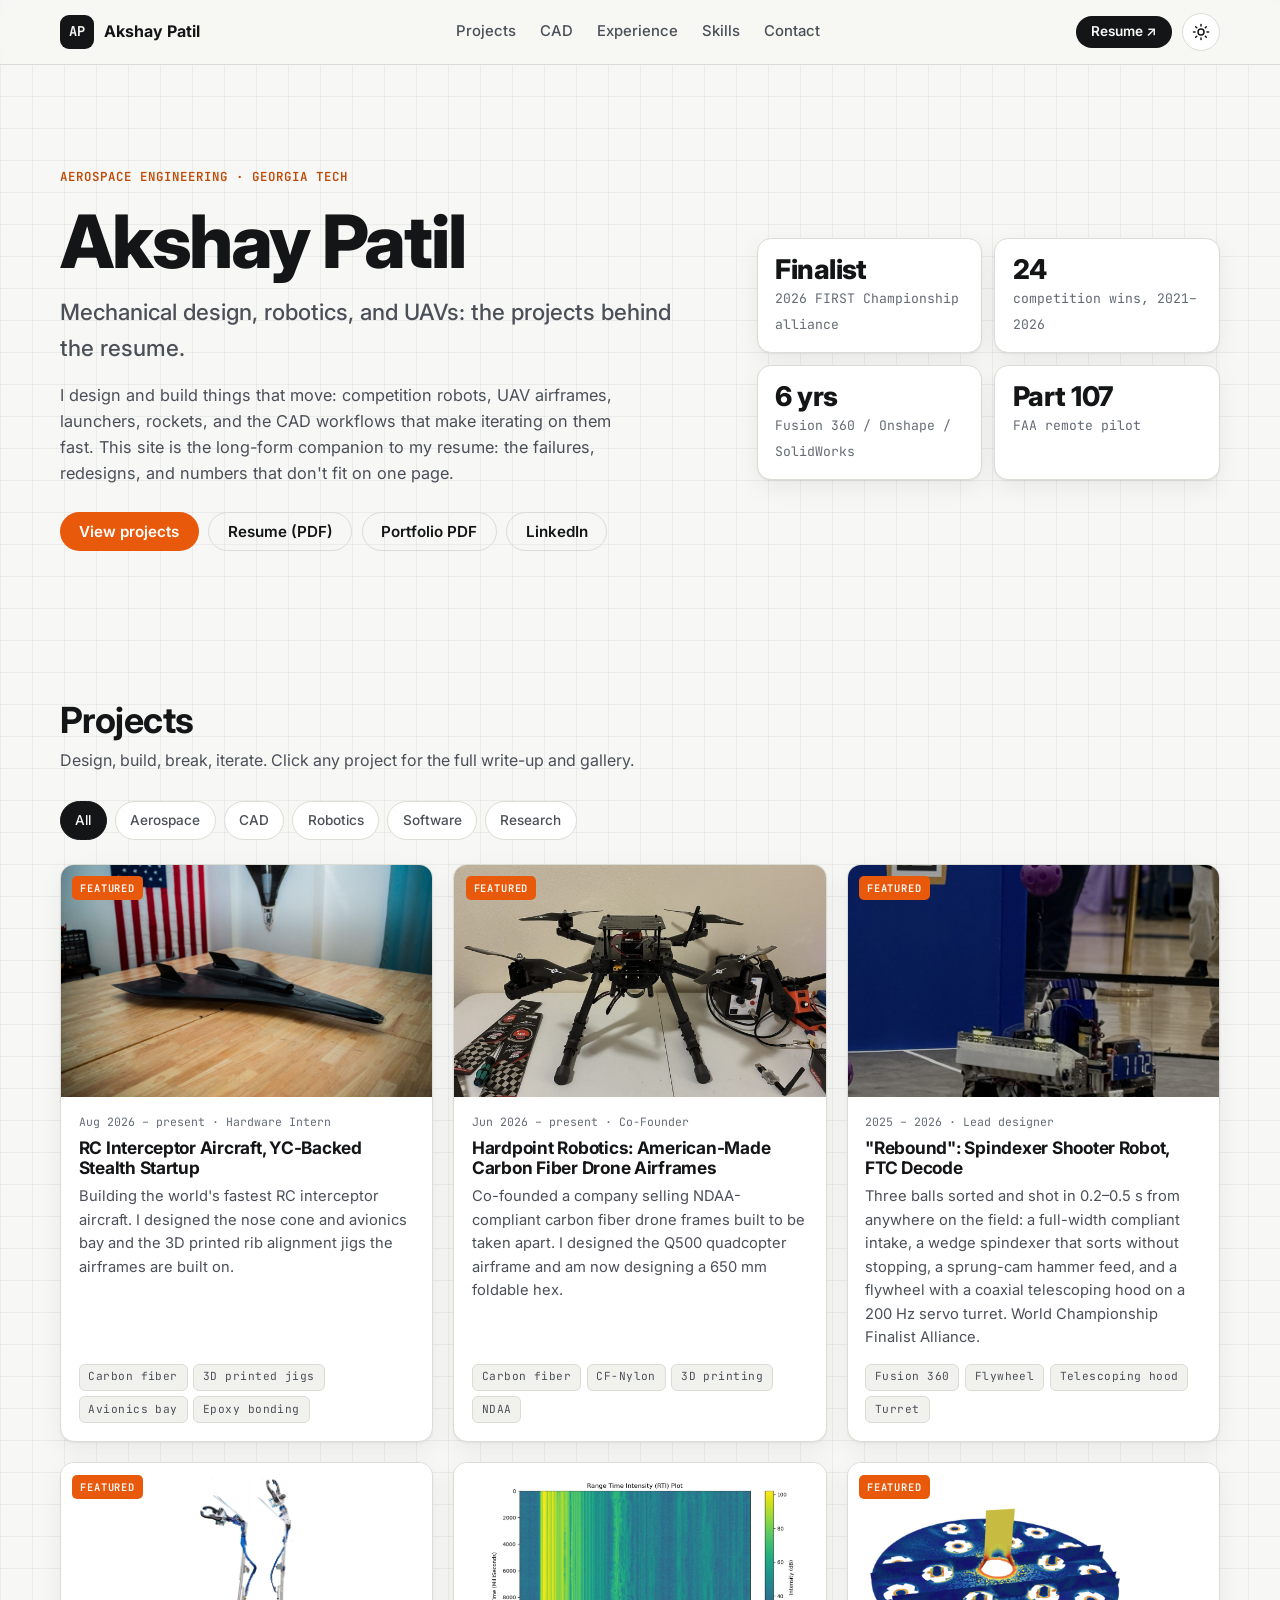
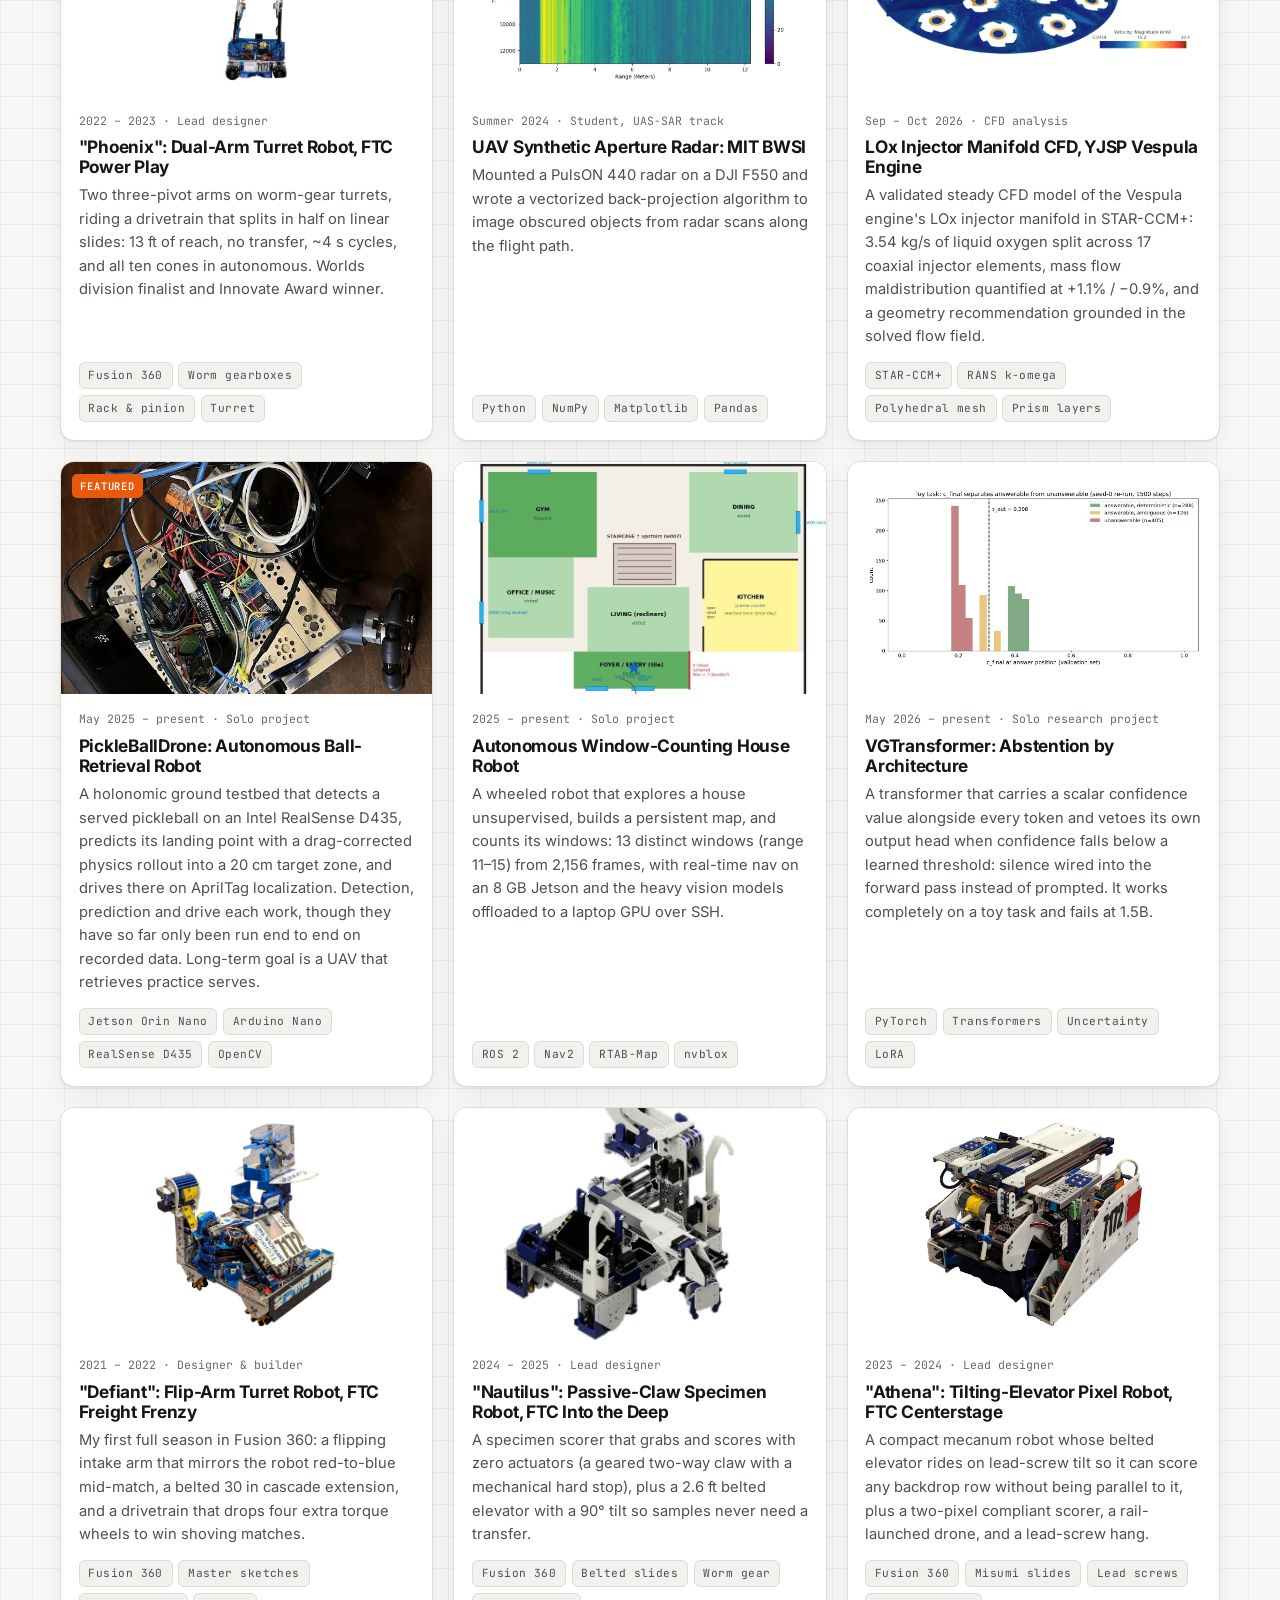
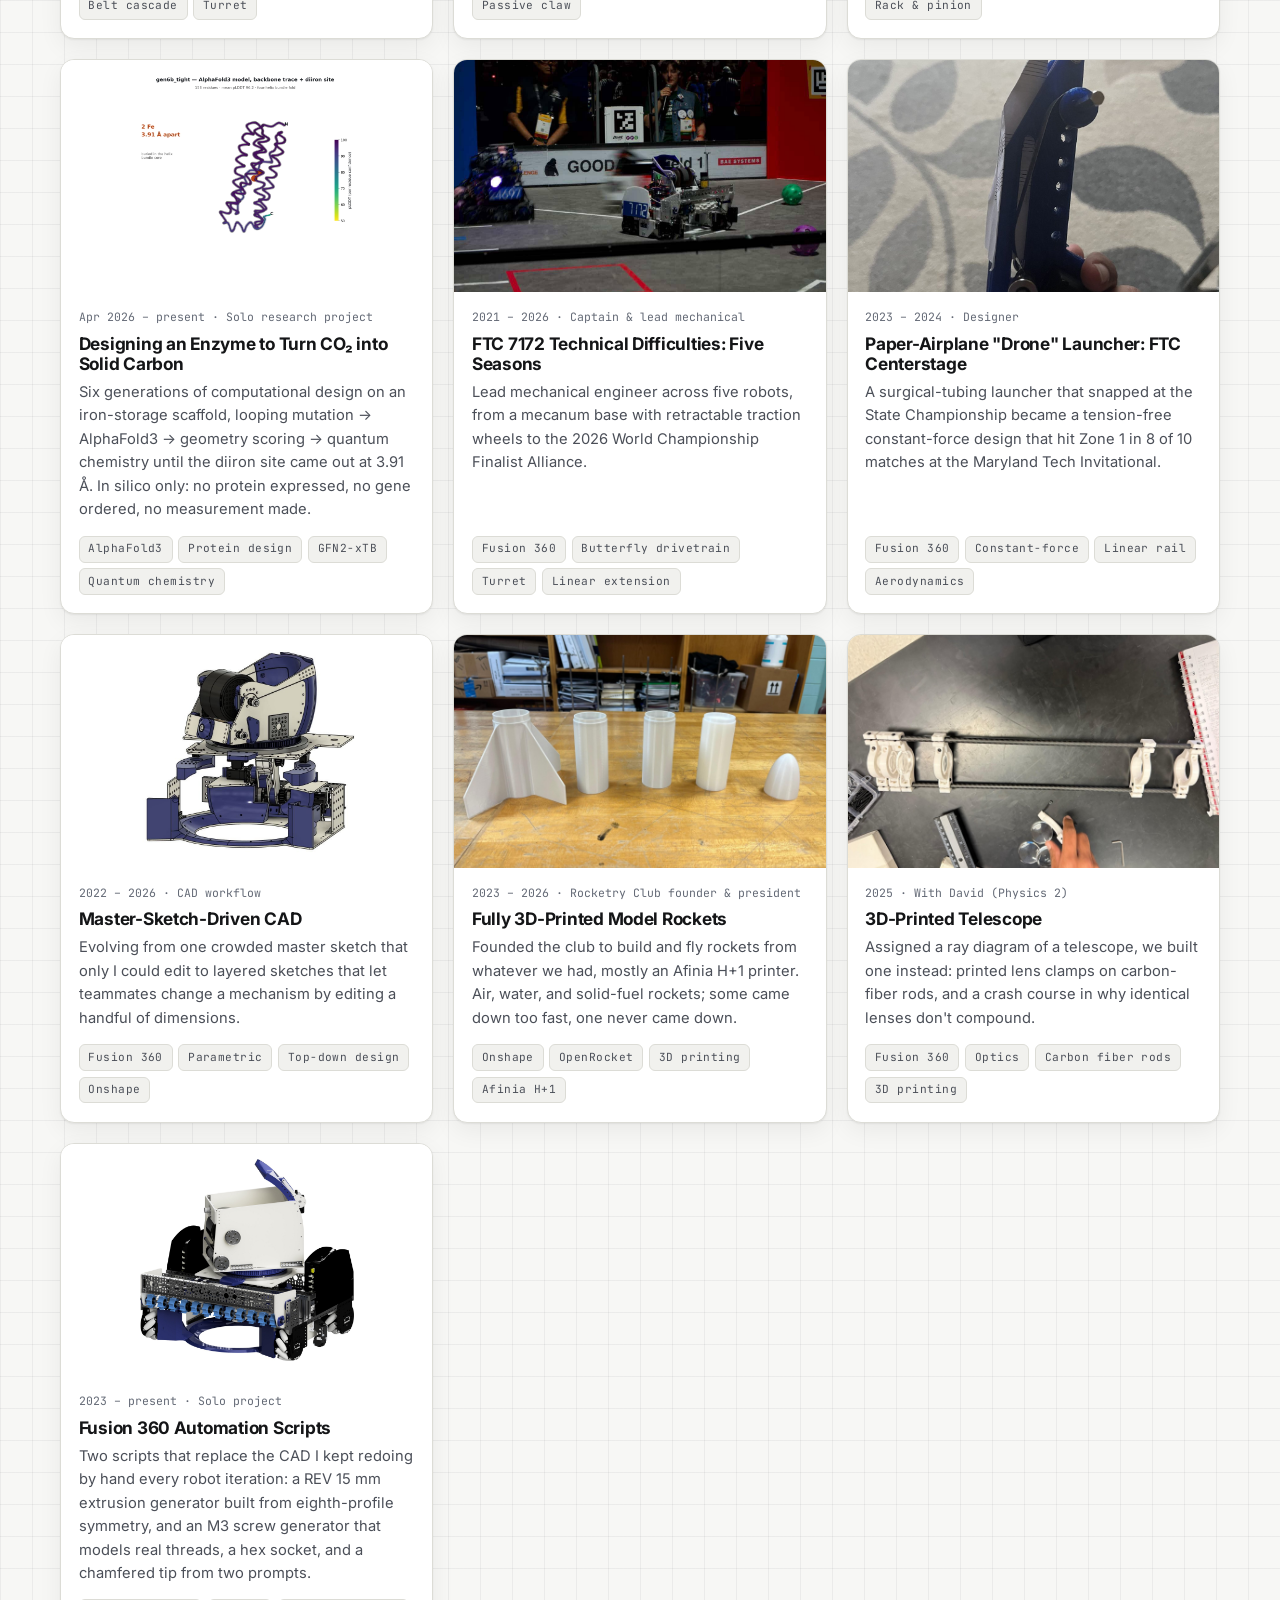
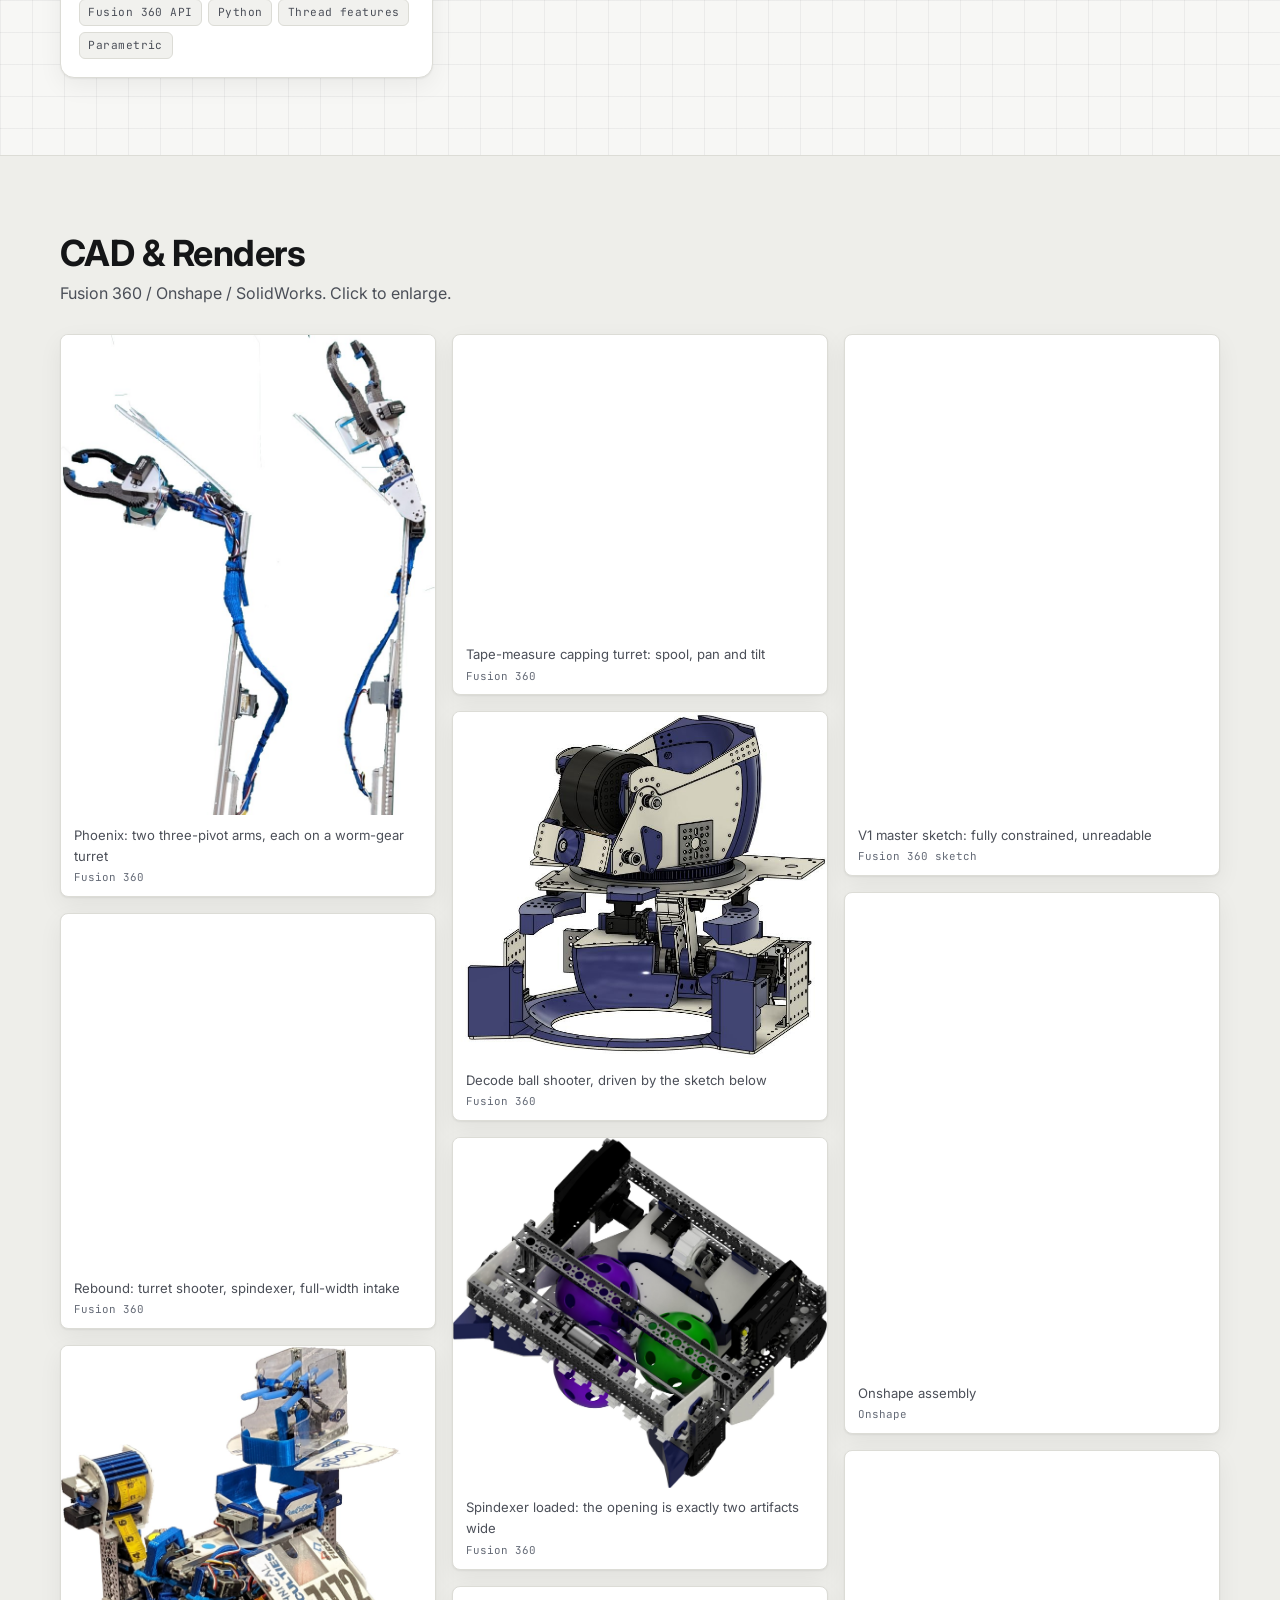
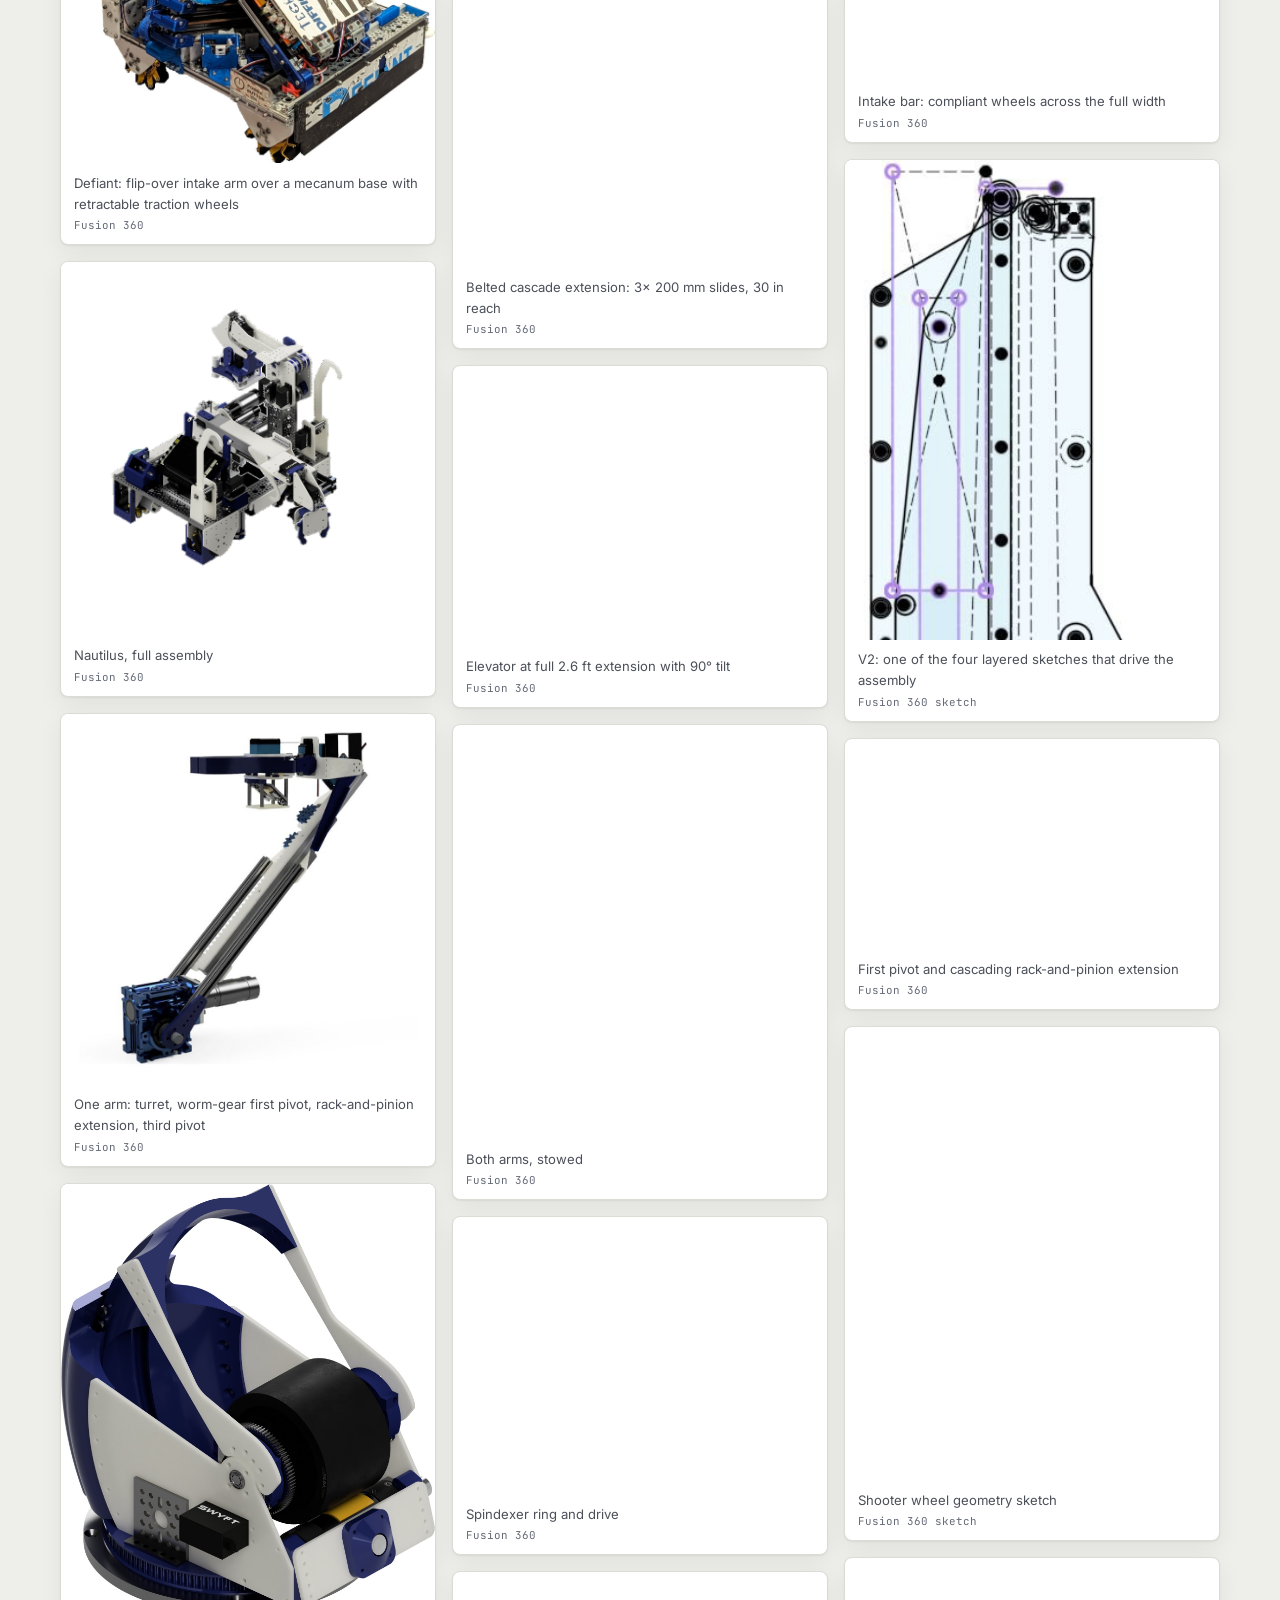
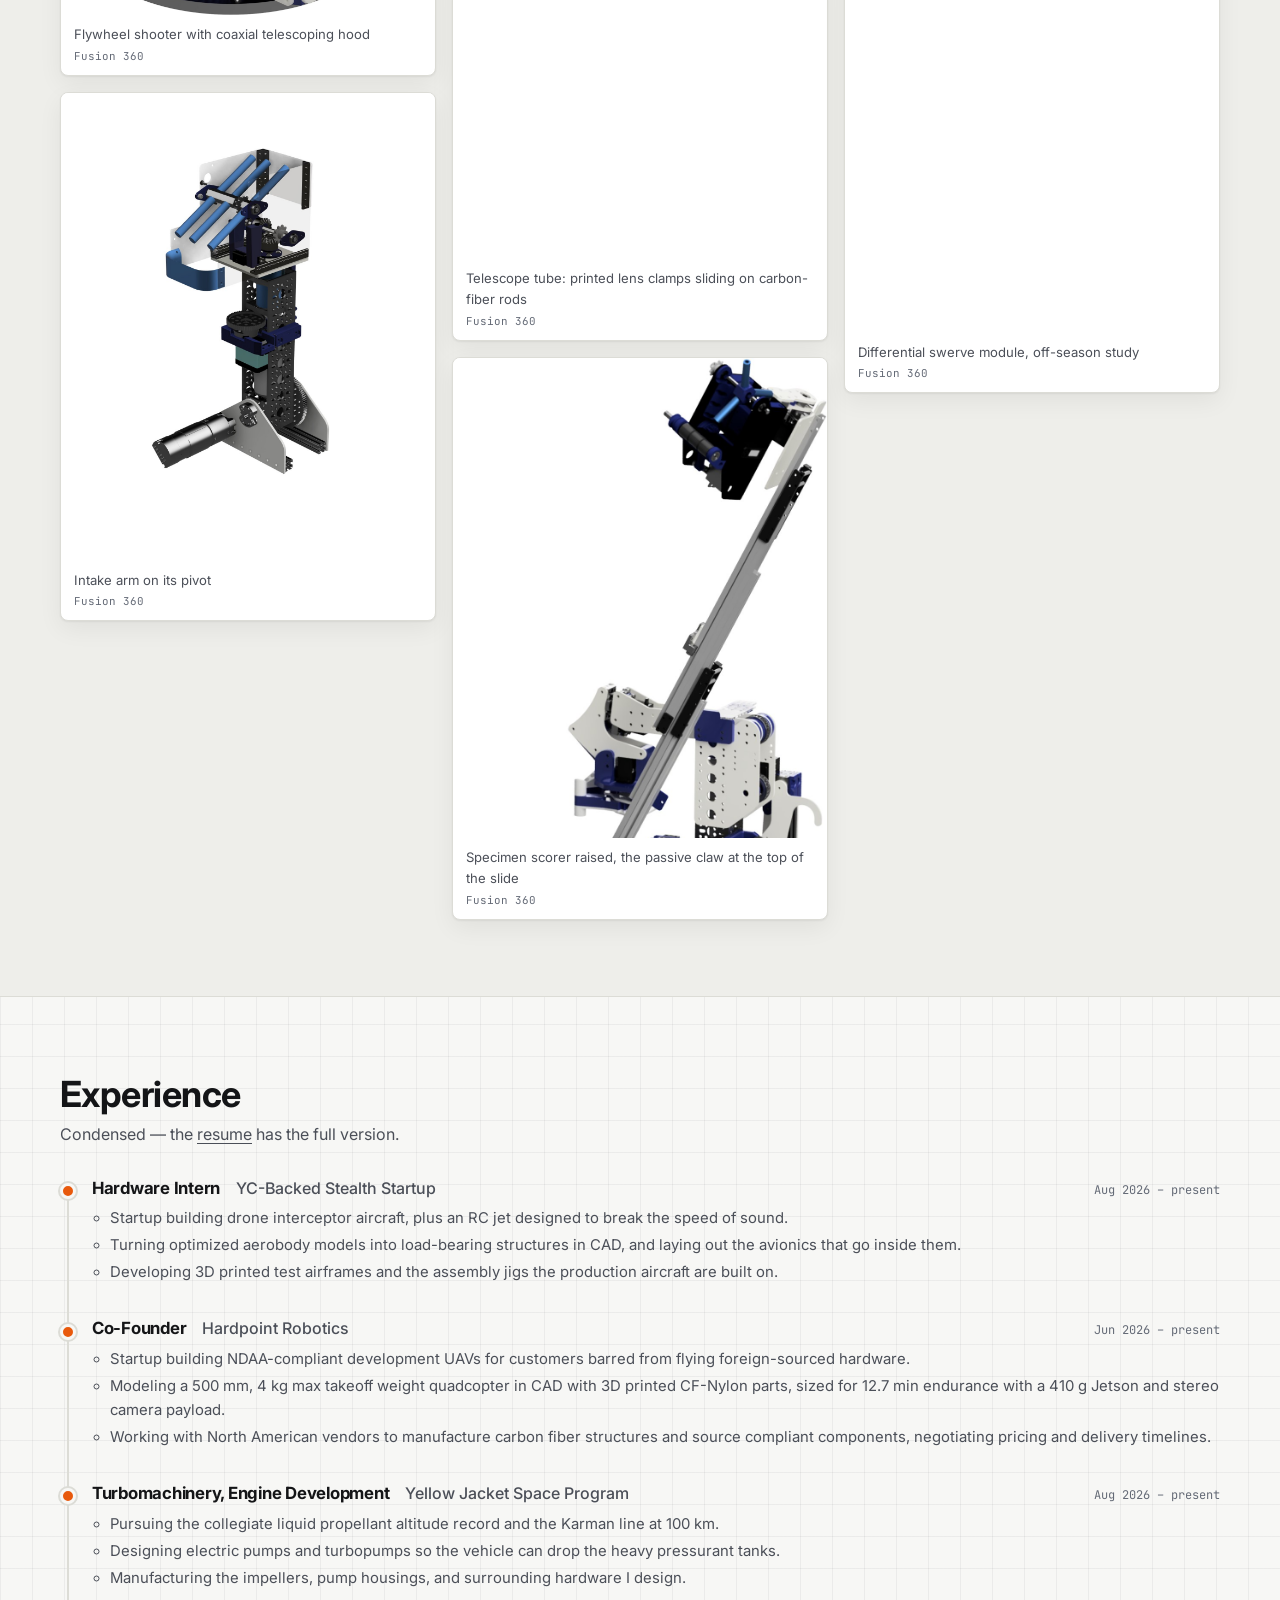
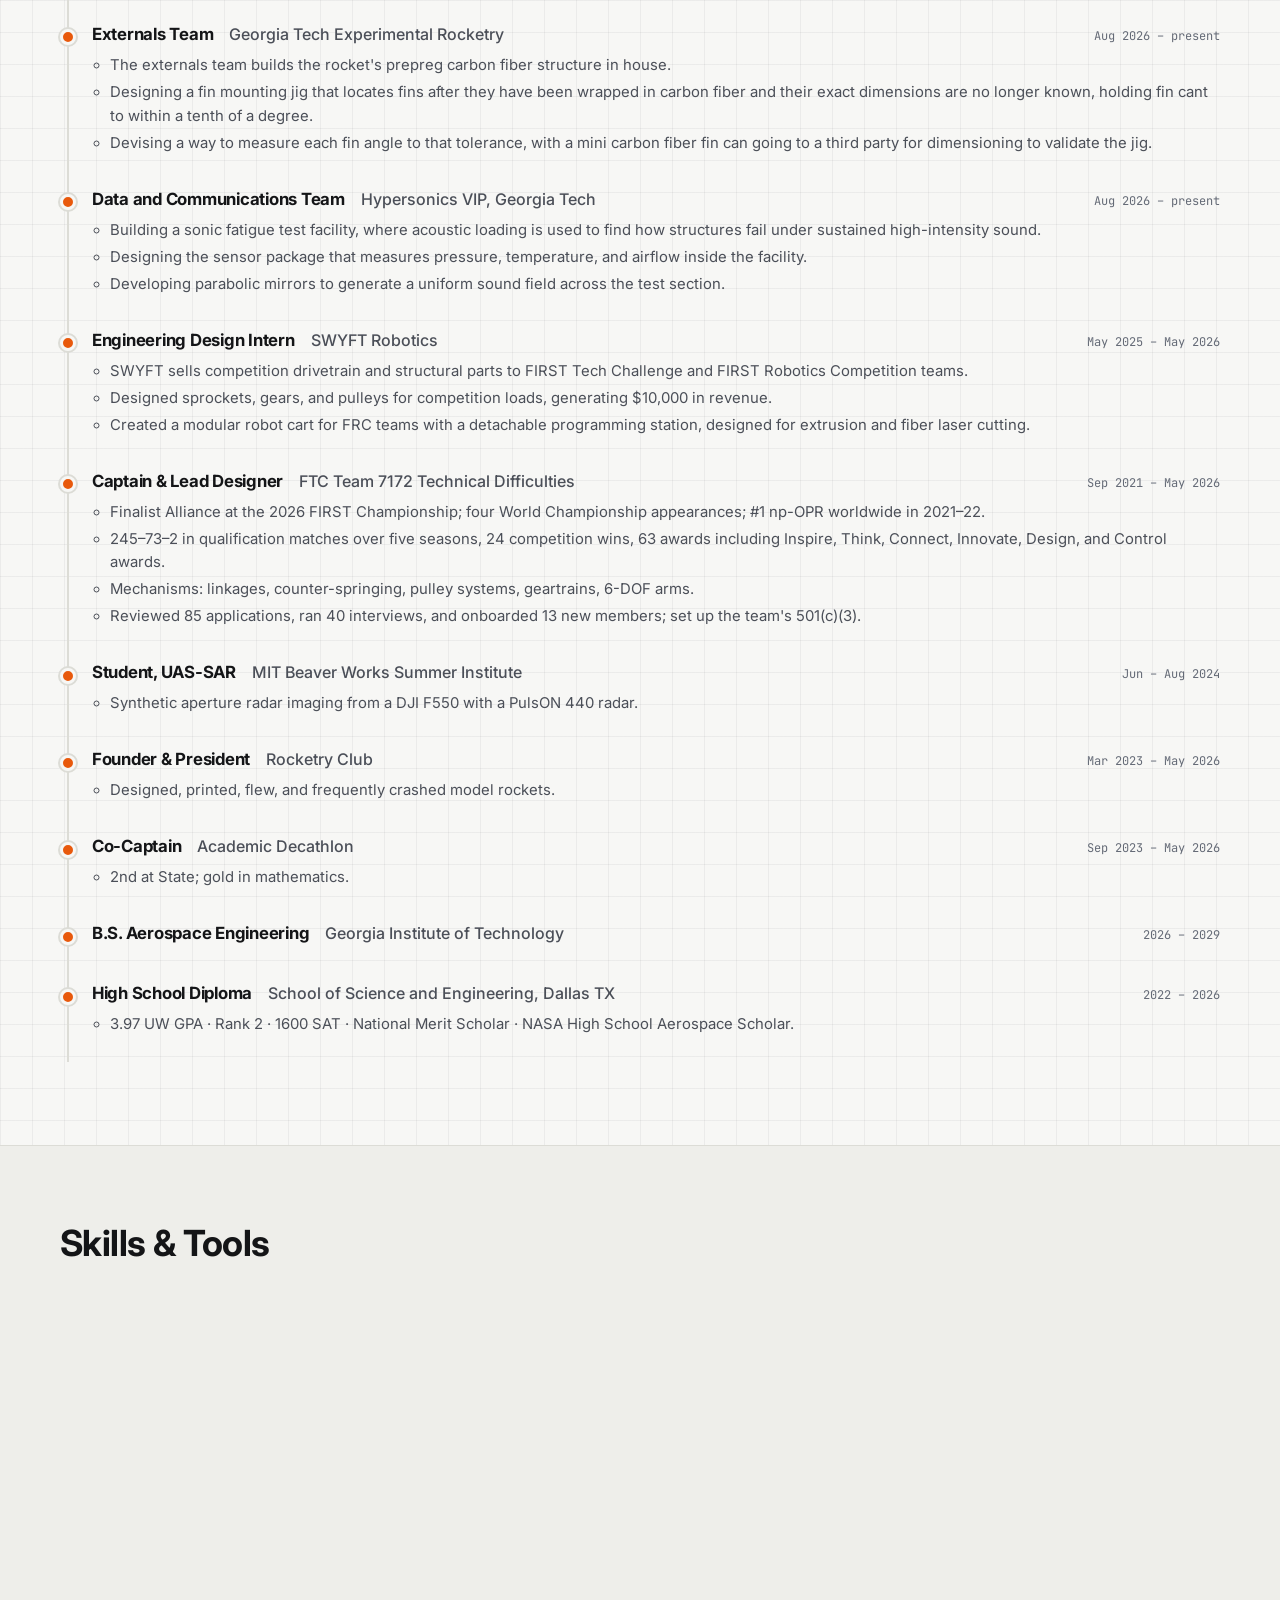
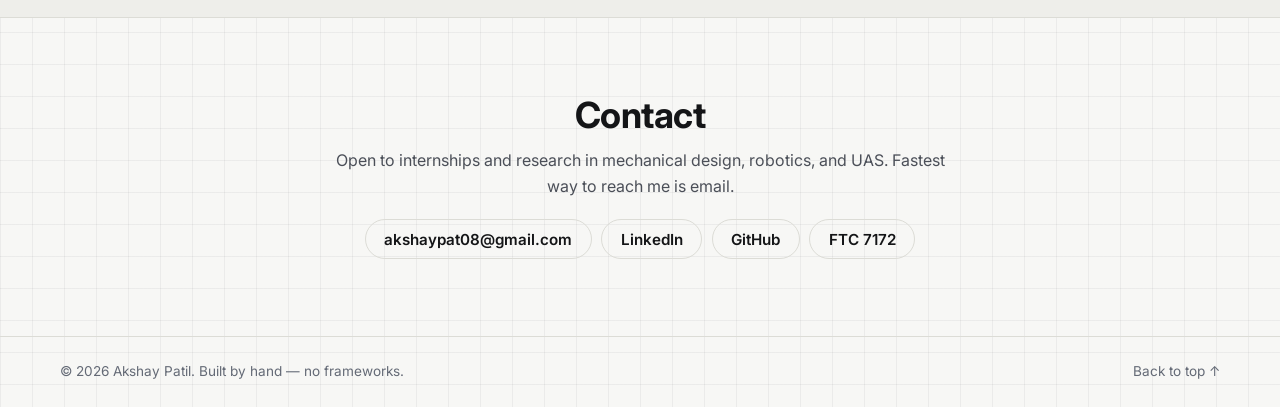
<file: index.html>
<!doctype html>
<html lang="en">
<head>
  <meta charset="utf-8">
  <meta name="viewport" content="width=device-width, initial-scale=1">
  <title>Akshay Patil — Engineering Portfolio</title>
  <meta name="description" content="Mechanical design, robotics, and UAV projects by Akshay Patil — Aerospace Engineering at Georgia Tech. CAD, FTC robotics, synthetic aperture radar, autonomous systems.">
  <meta property="og:title" content="Akshay Patil — Engineering Portfolio">
  <meta property="og:description" content="CAD, robotics, and UAV projects. Supplement to my resume.">
  <meta property="og:type" content="website">
  <link rel="preconnect" href="https://fonts.googleapis.com">
  <link rel="preconnect" href="https://fonts.gstatic.com" crossorigin>
  <link href="https://fonts.googleapis.com/css2?family=Inter:wght@400;500;600;700;800&family=JetBrains+Mono:wght@400;500;600&display=swap" rel="stylesheet">
  <script>try{var _t=localStorage.getItem('theme');document.documentElement.dataset.theme=_t||(matchMedia('(prefers-color-scheme: dark)').matches?'dark':'light');}catch(e){}</script>
  <link rel="stylesheet" href="css/style.css">
  <link rel="icon" href="data:image/svg+xml,<svg xmlns='http://www.w3.org/2000/svg' viewBox='0 0 64 64'><rect width='64' height='64' rx='12' fill='%230f172a'/><text x='50%' y='56%' dominant-baseline='middle' text-anchor='middle' font-family='monospace' font-size='34' font-weight='700' fill='%23f97316'>AP</text></svg>">
</head>
<body>
  <a class="skip" href="#projects">Skip to projects</a>

  <header class="nav" id="top">
    <div class="wrap nav__inner">
      <a class="nav__brand" href="#top"><span class="nav__mark">AP</span><span id="nav-name">Akshay Patil</span></a>
      <nav class="nav__links" aria-label="Primary">
        <a href="#projects">Projects</a>
        <a href="#cad">CAD</a>
        <a href="#experience">Experience</a>
        <a href="#skills">Skills</a>
        <a href="#contact">Contact</a>
      </nav>
      <div class="nav__actions">
        <a class="btn btn--sm" id="nav-resume" href="#" target="_blank" rel="noopener">Resume ↗</a>
        <button class="iconbtn" id="theme-toggle" aria-label="Toggle color theme" title="Toggle theme">
          <svg class="ico-sun" width="18" height="18" viewBox="0 0 24 24" fill="none" stroke="currentColor" stroke-width="2" stroke-linecap="round"><circle cx="12" cy="12" r="4"/><path d="M12 2v2M12 20v2M4.9 4.9l1.4 1.4M17.7 17.7l1.4 1.4M2 12h2M20 12h2M4.9 19.1l1.4-1.4M17.7 6.3l1.4-1.4"/></svg>
          <svg class="ico-moon" width="18" height="18" viewBox="0 0 24 24" fill="none" stroke="currentColor" stroke-width="2" stroke-linecap="round" stroke-linejoin="round"><path d="M21 12.8A9 9 0 1 1 11.2 3a7 7 0 0 0 9.8 9.8z"/></svg>
        </button>
        <button class="iconbtn nav__burger" id="nav-burger" aria-label="Open menu" aria-expanded="false">
          <svg width="20" height="20" viewBox="0 0 24 24" fill="none" stroke="currentColor" stroke-width="2" stroke-linecap="round"><path d="M4 7h16M4 12h16M4 17h16"/></svg>
        </button>
      </div>
    </div>
  </header>

  <main>
    <section class="hero">
      <div class="wrap hero__grid">
        <div class="hero__text">
          <p class="eyebrow" id="hero-eyebrow"></p>
          <h1 id="hero-name"></h1>
          <p class="hero__tag" id="hero-tagline"></p>
          <p class="hero__blurb" id="hero-blurb"></p>
          <div class="hero__cta" id="hero-cta"></div>
        </div>
        <ul class="stats" id="hero-stats"></ul>
      </div>
    </section>

    <section class="section" id="projects">
      <div class="wrap">
        <div class="section__head">
          <h2>Projects</h2>
          <p class="section__sub">Design, build, break, iterate. Click any project for the full write-up and gallery.</p>
        </div>
        <div class="filters" id="filters" role="group" aria-label="Filter projects"></div>
        <div class="grid" id="project-grid"></div>
      </div>
    </section>

    <section class="section section--alt" id="cad">
      <div class="wrap">
        <div class="section__head">
          <h2>CAD &amp; Renders</h2>
          <p class="section__sub">Fusion 360 / Onshape / SolidWorks. Click to enlarge.</p>
        </div>
        <div class="masonry" id="gallery"></div>
      </div>
    </section>

    <section class="section" id="experience">
      <div class="wrap">
        <div class="section__head">
          <h2>Experience</h2>
          <p class="section__sub">Condensed — the <a id="exp-resume-link" href="#" target="_blank" rel="noopener">resume</a> has the full version.</p>
        </div>
        <ol class="timeline" id="timeline"></ol>
      </div>
    </section>

    <section class="section section--alt" id="skills">
      <div class="wrap">
        <div class="section__head">
          <h2>Skills &amp; Tools</h2>
        </div>
        <div class="skills" id="skills-grid"></div>
      </div>
    </section>

    <section class="section" id="contact">
      <div class="wrap contact">
        <h2>Contact</h2>
        <p id="contact-blurb"></p>
        <div class="contact__links" id="contact-links"></div>
      </div>
    </section>
  </main>

  <footer class="footer">
    <div class="wrap footer__inner">
      <span id="footer-copy"></span>
      <a href="#top">Back to top ↑</a>
    </div>
  </footer>

  <!-- Project modal -->
  <div class="modal" id="modal" role="dialog" aria-modal="true" aria-labelledby="modal-title" hidden>
    <div class="modal__backdrop" data-close></div>
    <div class="modal__panel">
      <button class="iconbtn modal__close" data-close aria-label="Close">
        <svg width="20" height="20" viewBox="0 0 24 24" fill="none" stroke="currentColor" stroke-width="2" stroke-linecap="round"><path d="M6 6l12 12M18 6L6 18"/></svg>
      </button>
      <div class="modal__body" id="modal-body"></div>
    </div>
  </div>

  <!-- Lightbox -->
  <div class="lightbox" id="lightbox" role="dialog" aria-modal="true" aria-label="Image viewer" hidden>
    <button class="iconbtn lightbox__close" data-lb-close aria-label="Close">
      <svg width="22" height="22" viewBox="0 0 24 24" fill="none" stroke="currentColor" stroke-width="2" stroke-linecap="round"><path d="M6 6l12 12M18 6L6 18"/></svg>
    </button>
    <button class="iconbtn lightbox__nav lightbox__nav--prev" data-lb-prev aria-label="Previous">
      <svg width="24" height="24" viewBox="0 0 24 24" fill="none" stroke="currentColor" stroke-width="2" stroke-linecap="round" stroke-linejoin="round"><path d="M15 18l-6-6 6-6"/></svg>
    </button>
    <figure class="lightbox__fig">
      <img id="lightbox-img" alt="">
      <figcaption id="lightbox-cap"></figcaption>
    </figure>
    <button class="iconbtn lightbox__nav lightbox__nav--next" data-lb-next aria-label="Next">
      <svg width="24" height="24" viewBox="0 0 24 24" fill="none" stroke="currentColor" stroke-width="2" stroke-linecap="round" stroke-linejoin="round"><path d="M9 6l6 6-6 6"/></svg>
    </button>
  </div>

  <script src="js/data.js"></script>
  <script src="js/main.js"></script>
</body>
</html>
</file>
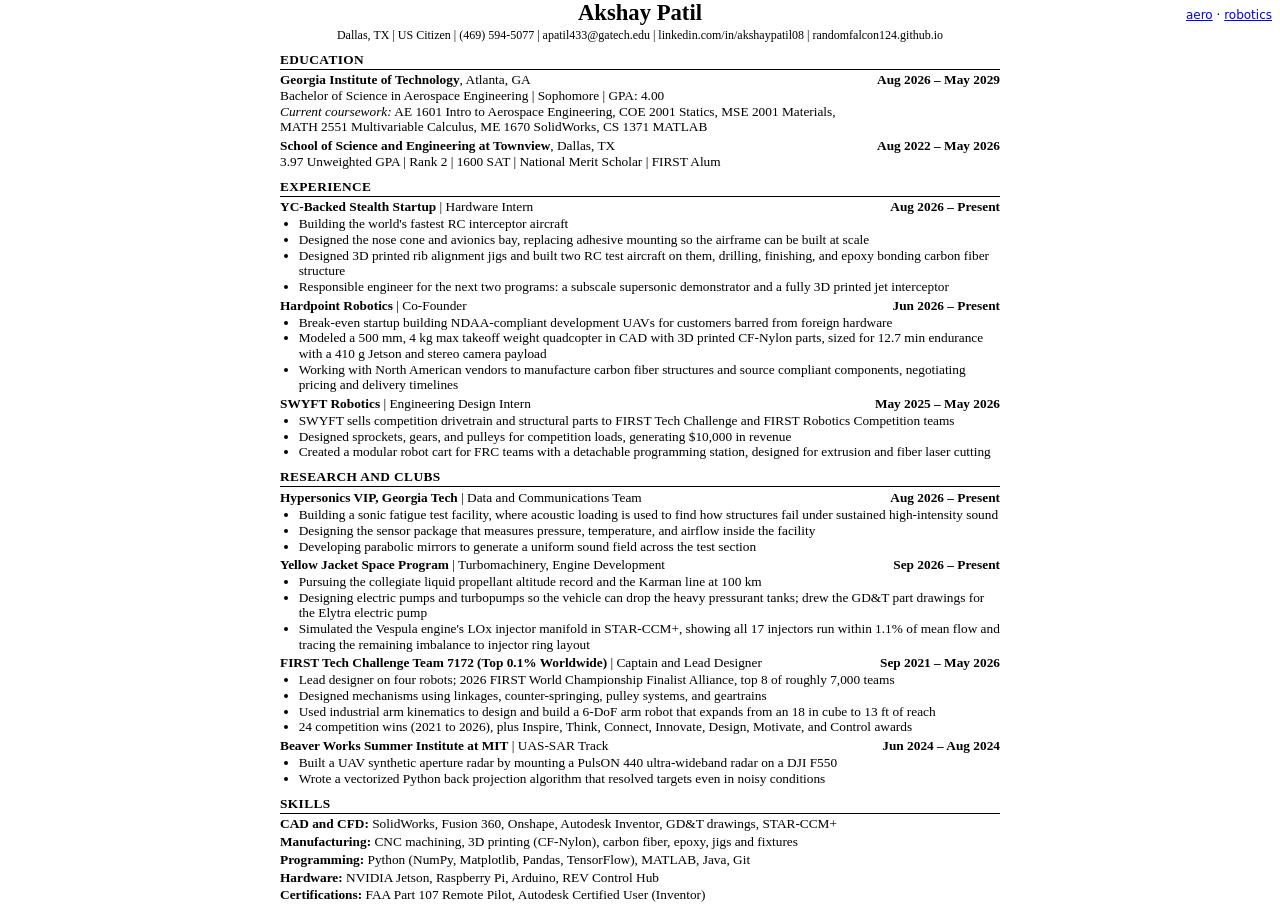
<file: resume/index.html>
<!doctype html>
<html lang="en">
<head>
<meta charset="utf-8">
<title>Akshay Patil Resume</title>
<style>
  @page { size: Letter; margin: 0.4in 0.5in; }
  * { box-sizing: border-box; }
  html, body { margin: 0; }
  body { font-family: Georgia, serif; font-size: 10pt; line-height: 1.18; color: #000; }
  .sheet { max-width: 7.5in; margin: 0 auto; }
  header { text-align: center; margin-bottom: 4pt; }
  header h1 { font-size: 17pt; margin: 0 0 1pt; }
  header .contact { font-size: 9pt; }
  header .contact span + span::before { content: ' | '; }
  h2 { font-size: 10pt; text-transform: uppercase; letter-spacing: .03em; border-bottom: 1.2px solid #000; margin: 7pt 0 2pt; padding-bottom: 1pt; }
  .entry { margin-bottom: 2pt; break-inside: avoid; }
  .row { display: flex; justify-content: space-between; gap: 12pt; }
  .row b { font-weight: 700; }
  .dates { font-weight: 700; white-space: nowrap; }
  .sub { font-style: italic; }
  ul { margin: 1pt 0 0; padding-left: 14pt; }
  li { margin: 0; }
  .pending { background: #fff3b0; outline: 1px dashed #b38f00; padding: 2pt 3pt; }
  .skills div { margin-bottom: 1.5pt; }
  .skills div b { font-weight: 700; }
  .variant-switch { position: fixed; top: 8px; right: 8px; font: 12px system-ui; }
  @media print { .variant-switch { display: none; } }
</style>
</head>
<body>
<div class="variant-switch"><a href="?v=aero">aero</a> · <a href="?v=robotics">robotics</a></div>
<div class="sheet" id="root"></div>
<script src="data.js"></script>
<script>
  const R = window.RESUME;
  const v = new URLSearchParams(location.search).get('v') || 'aero';
  const esc = s => String(s).replace(/&/g, '&amp;').replace(/</g, '&lt;');
  const pick = b => typeof b === 'string' ? b : (b.v.includes(v) ? b.t : null);

  function entry(id) {
    const e = R.entries[id];
    const head = `<div class="row"><span><b>${esc(e.org)}</b>${e.role && !e.line && !e.coursework ? ' | ' + esc(e.role) : ''}${e.where ? ', ' + esc(e.where) : ''}</span><span class="dates">${esc(e.dates)}</span></div>`;
    let body = '';
    if (e.line) body += `<div>${esc(e.line)}</div>`;
    if (e.role && e.coursework) body += `<div>${esc(e.role)}</div>`;
    if (e.coursework) {
      const cw = e.coursework[v] || e.coursework.all;
      body += `<div><span class="sub">${id === 'gt' ? 'Current coursework' : 'Coursework'}:</span> ${cw.split(', ').map(c => `<span style="white-space:nowrap">${esc(c)}</span>`).join(', ')}</div>`;
    }
    if (e.pending) body += `<div class="pending">Pending: role, dates, and bullets needed</div>`;
    const bullets = (e.bullets || []).map(pick).filter(Boolean);
    if (bullets.length) body += `<ul>${bullets.map(b => `<li>${esc(b)}</li>`).join('')}</ul>`;
    return `<div class="entry">${head}${body}</div>`;
  }

  const c = R.contact;
  let html = `<header><h1>${c.name}</h1><div class="contact">${c.items.map(i => `<span>${esc(i)}</span>`).join('')}</div></header>`;
  for (const [title, ids] of R.variants[v]) {
    html += `<h2>${title}</h2>`;
    html += ids === 'skills'
      ? `<div class="skills">${R.skills[v].map(([k, s]) => `<div><b>${k}:</b> ${esc(s)}</div>`).join('')}</div>`
      : ids.map(entry).join('');
  }
  document.getElementById('root').innerHTML = html;
  document.title = `Akshay Patil Resume (${v})`;
</script>
</body>
</html>
</file>
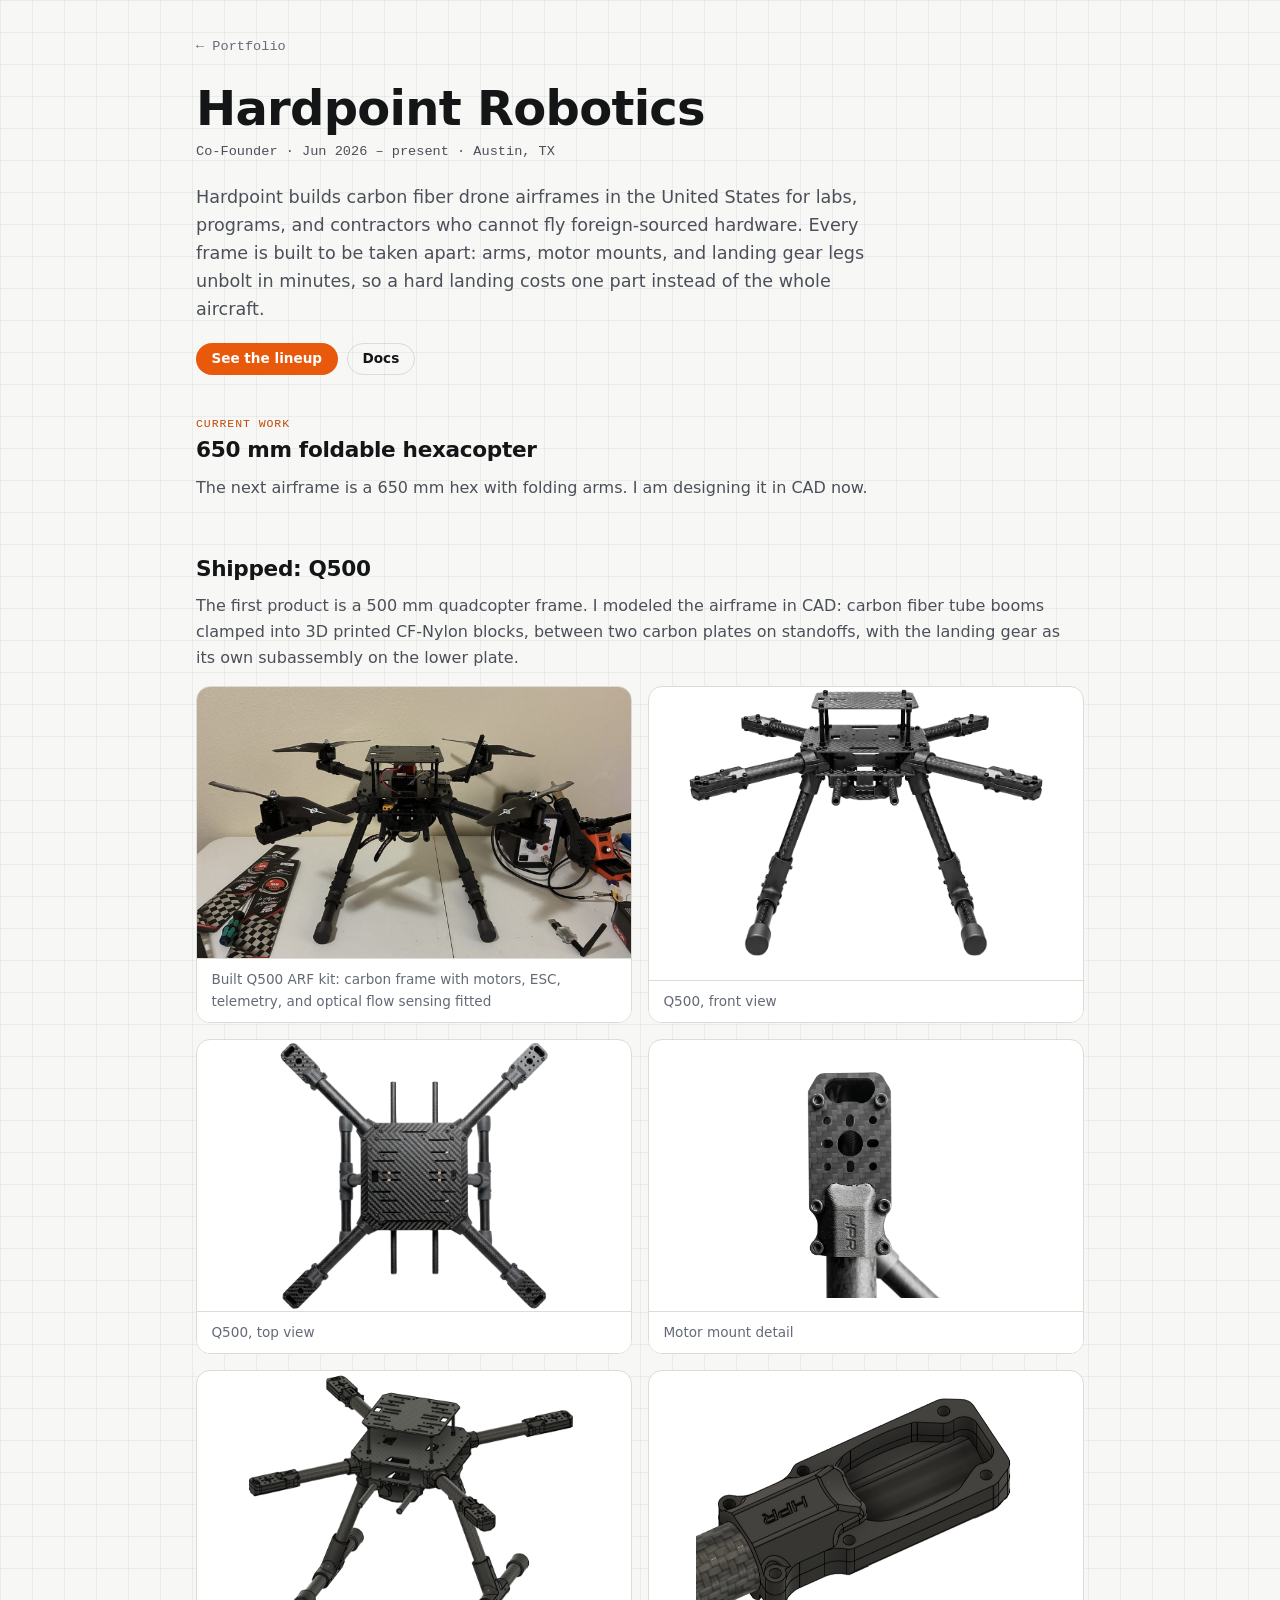
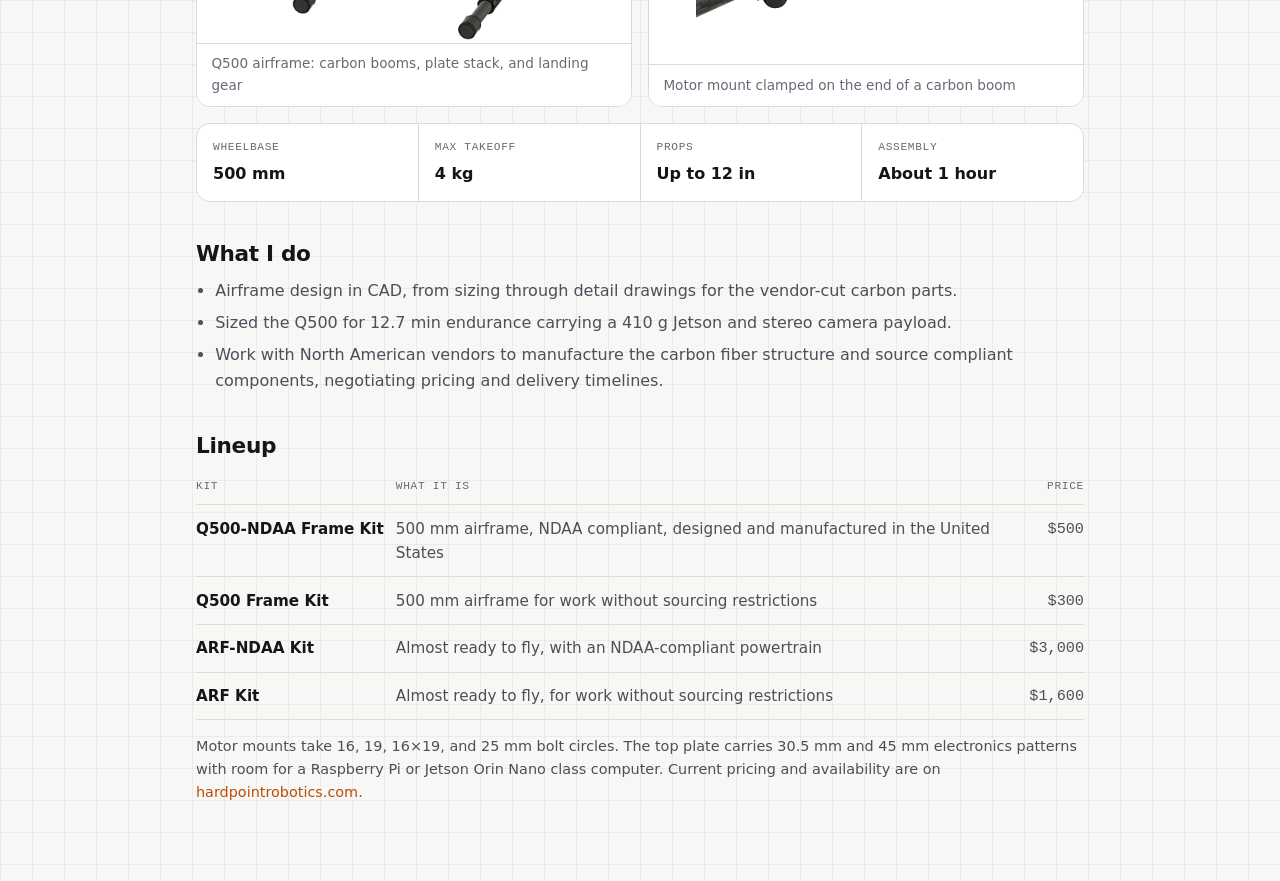
<file: hardpoint.html>
<!doctype html>
<html lang="en">
<head>
  <meta charset="utf-8">
  <meta name="viewport" content="width=device-width, initial-scale=1">
  <title>Co-Founder, Hardpoint Robotics | Akshay Patil</title>
  <script>try{var _t=localStorage.getItem('theme');document.documentElement.dataset.theme=_t||(matchMedia('(prefers-color-scheme: dark)').matches?'dark':'light');}catch(e){}</script>
  <link rel="stylesheet" href="css/style.css">
  <style>
    .hp { max-width: 920px; margin: 0 auto; padding: 2rem 1rem 4rem; }
    .hp__back { display: inline-block; margin-bottom: 1.5rem; color: var(--muted); font-family: var(--mono); font-size: .85rem; text-decoration: none; }
    .hp__back:hover { color: var(--accent-text); }
    .hp h1 { margin: 0; font-size: clamp(2rem, 5vw, 3rem); line-height: 1.1; }
    .hp__sub { margin: .4rem 0 1.25rem; color: var(--muted); font-family: var(--mono); font-size: .85rem; }
    .hp__lede { margin: 0 0 1.25rem; font-size: 1.1rem; line-height: 1.6; color: var(--text-2); max-width: 62ch; }
    .hp__cta { display: flex; flex-wrap: wrap; gap: .6rem; margin-bottom: 2.5rem; }
    .hp h2 { margin: 2.5rem 0 .75rem; font-size: 1.35rem; }
    .hp__eyebrow { display: block; margin-bottom: .3rem; color: var(--accent-text); font-family: var(--mono); font-size: .72rem; letter-spacing: .08em; text-transform: uppercase; }
    .hp p, .hp li { line-height: 1.6; color: var(--text-2); }
    .hp ul { margin: 0; padding-left: 1.2rem; }
    .hp li + li { margin-top: .4rem; }
    .hp__facts { display: grid; grid-template-columns: repeat(4, 1fr); gap: 1px; margin: 1rem 0 0; border: 1px solid var(--line); border-radius: var(--radius); overflow: hidden; background: var(--line); }
    .hp__facts div { padding: .9rem 1rem; background: var(--surface); }
    .hp__facts dt { color: var(--muted); font-family: var(--mono); font-size: .7rem; letter-spacing: .06em; text-transform: uppercase; }
    .hp__facts dd { margin: .25rem 0 0; color: var(--text); font-weight: 600; }
    .hp__kits { width: 100%; border-collapse: collapse; margin-top: .5rem; font-size: .95rem; }
    .hp__kits th { text-align: left; padding: .5rem .75rem .5rem 0; color: var(--muted); font-family: var(--mono); font-size: .7rem; font-weight: 500; letter-spacing: .06em; text-transform: uppercase; border-bottom: 1px solid var(--line); }
    .hp__kits td { padding: .7rem .75rem .7rem 0; border-bottom: 1px solid var(--line); color: var(--text-2); vertical-align: top; }
    .hp__kits td:first-child { color: var(--text); font-weight: 600; white-space: nowrap; }
    .hp__kits td:last-child { font-family: var(--mono); white-space: nowrap; padding-right: 0; text-align: right; }
    .hp__kits th:last-child { text-align: right; padding-right: 0; }
    .hp__more { margin-top: .9rem; font-size: .9rem; }
    .hp__more a { color: var(--accent-text); }
    .hp__gal { display: grid; grid-template-columns: repeat(2, 1fr); gap: 1rem; margin-top: 1rem; }
    .hp__gal figure { margin: 0; border: 1px solid var(--line); border-radius: var(--radius); overflow: hidden; background: var(--surface-2); cursor: zoom-in; }
    .hp__gal figure { background: #fff; display: flex; flex-direction: column; }
    .hp__gal figcaption { margin-top: auto; background: var(--surface); }
    .hp__gal--lead figure:first-child { grid-column: 1 / -1; }
    .hp__gal img { display: block; width: 100%; aspect-ratio: 16/10; object-fit: contain; }
    .hp__gal figcaption { padding: .6rem .9rem; border-top: 1px solid var(--line); color: var(--muted); font-size: .85rem; }
    @media (max-width: 720px) {
      .hp__facts { grid-template-columns: repeat(2, 1fr); }
      .hp__gal { grid-template-columns: 1fr; }
      .hp__kits td:first-child { white-space: normal; }
    }
  </style>
</head>
<body>
  <main class="hp">
    <a class="hp__back" href="index.html#experience">← Portfolio</a>
    <h1>Hardpoint Robotics</h1>
    <p class="hp__sub">Co-Founder · Jun 2026 – present · Austin, TX</p>
    <p class="hp__lede">Hardpoint builds carbon fiber drone airframes in the United States for labs, programs, and contractors who cannot fly foreign-sourced hardware. Every frame is built to be taken apart: arms, motor mounts, and landing gear legs unbolt in minutes, so a hard landing costs one part instead of the whole aircraft.</p>
    <div class="hp__cta">
      <a class="btn btn--accent btn--sm" href="https://www.hardpointrobotics.com/#lineup" target="_blank" rel="noopener">See the lineup</a>
      <a class="btn btn--ghost btn--sm" href="https://docs.hardpointrobotics.com" target="_blank" rel="noopener">Docs</a>
    </div>

    <section>
      <span class="hp__eyebrow">Current work</span>
      <h2 style="margin-top:0">650 mm foldable hexacopter</h2>
      <p>The next airframe is a 650 mm hex with folding arms. I am designing it in CAD now.</p>
      <div class="hp__gal hp__gal--lead" id="hex-gal"></div>
    </section>

    <section>
      <h2>Shipped: Q500</h2>
      <p>The first product is a 500 mm quadcopter frame. I modeled the airframe in CAD: carbon fiber tube booms clamped into 3D printed CF-Nylon blocks, between two carbon plates on standoffs, with the landing gear as its own subassembly on the lower plate.</p>
      <div class="hp__gal" id="q500-gal"></div>
      <dl class="hp__facts">
        <div><dt>Wheelbase</dt><dd>500 mm</dd></div>
        <div><dt>Max takeoff</dt><dd>4 kg</dd></div>
        <div><dt>Props</dt><dd>Up to 12 in</dd></div>
        <div><dt>Assembly</dt><dd>About 1 hour</dd></div>
      </dl>
      <h2>What I do</h2>
      <ul>
        <li>Airframe design in CAD, from sizing through detail drawings for the vendor-cut carbon parts.</li>
        <li>Sized the Q500 for 12.7 min endurance carrying a 410 g Jetson and stereo camera payload.</li>
        <li>Work with North American vendors to manufacture the carbon fiber structure and source compliant components, negotiating pricing and delivery timelines.</li>
      </ul>
    </section>

    <section>
      <h2>Lineup</h2>
      <table class="hp__kits">
        <thead><tr><th>Kit</th><th>What it is</th><th>Price</th></tr></thead>
        <tbody>
          <tr><td>Q500-NDAA Frame Kit</td><td>500 mm airframe, NDAA compliant, designed and manufactured in the United States</td><td>$500</td></tr>
          <tr><td>Q500 Frame Kit</td><td>500 mm airframe for work without sourcing restrictions</td><td>$300</td></tr>
          <tr><td>ARF-NDAA Kit</td><td>Almost ready to fly, with an NDAA-compliant powertrain</td><td>$3,000</td></tr>
          <tr><td>ARF Kit</td><td>Almost ready to fly, for work without sourcing restrictions</td><td>$1,600</td></tr>
        </tbody>
      </table>
      <p class="hp__more">Motor mounts take 16, 19, 16×19, and 25 mm bolt circles. The top plate carries 30.5 mm and 45 mm electronics patterns with room for a Raspberry Pi or Jetson Orin Nano class computer. Current pricing and availability are on <a href="https://www.hardpointrobotics.com/#lineup" target="_blank" rel="noopener">hardpointrobotics.com</a>.</p>
    </section>
  </main>

  <div class="lightbox" id="lb" hidden>
    <button class="iconbtn lightbox__close" id="lb-close" aria-label="Close">✕</button>
    <figure class="lightbox__fig"><img id="lb-img" alt=""></figure>
  </div>

  <script>
    // Hex CAD images. Files live in assets/img/hardpoint-hex/. First image spans full width.
    var HEX = [
      // { src: 'assets/img/hardpoint-hex/01-unfolded.jpg', alt: '', caption: '' },
    ];
    var Q500 = [
      { src: 'assets/img/hardpoint-q500/arf-kit.jpg', fit: 'cover', alt: 'Q500 almost ready to fly kit', caption: 'Built Q500 ARF kit: carbon frame with motors, ESC, telemetry, and optical flow sensing fitted' },
      { src: 'assets/img/hardpoint-q500/site-front.png', alt: 'Q500 frame, front view', caption: 'Q500, front view' },
      { src: 'assets/img/hardpoint-q500/site-top.png', alt: 'Q500 frame, top view', caption: 'Q500, top view' },
      { src: 'assets/img/hardpoint-q500/site-detail.png', alt: 'Q500 motor mount detail', caption: 'Motor mount detail' },
      { src: 'assets/img/hardpoint-q500/01-frame.png', alt: 'Q500 quadcopter frame CAD', caption: 'Q500 airframe: carbon booms, plate stack, and landing gear' },
      { src: 'assets/img/hardpoint-q500/02-motor-mount.png', alt: 'Printed motor mount clamped on a carbon boom', caption: 'Motor mount clamped on the end of a carbon boom' },
    ];
    function render(id, list) {
      var gal = document.getElementById(id);
      if (!list.length) { gal.hidden = true; return; }
      list.forEach(function (im) {
        var f = document.createElement('figure'), i = document.createElement('img');
        i.src = im.src; i.alt = im.alt || ''; i.loading = 'lazy'; if (im.fit) i.style.objectFit = im.fit; f.appendChild(i);
        if (im.caption) { var c = document.createElement('figcaption'); c.textContent = im.caption; f.appendChild(c); }
        gal.appendChild(f);
      });
    }
    render('hex-gal', HEX);
    render('q500-gal', Q500);

    var lb = document.getElementById('lb'), lbImg = document.getElementById('lb-img');
    document.querySelectorAll('.hp__gal figure img').forEach(function (img) {
      img.parentNode.addEventListener('click', function () { lbImg.src = img.src; lbImg.alt = img.alt; lb.hidden = false; });
    });
    lb.addEventListener('click', function () { lb.hidden = true; });
    document.addEventListener('keydown', function (e) { if (e.key === 'Escape') lb.hidden = true; });
  </script>
</body>
</html>
</file>
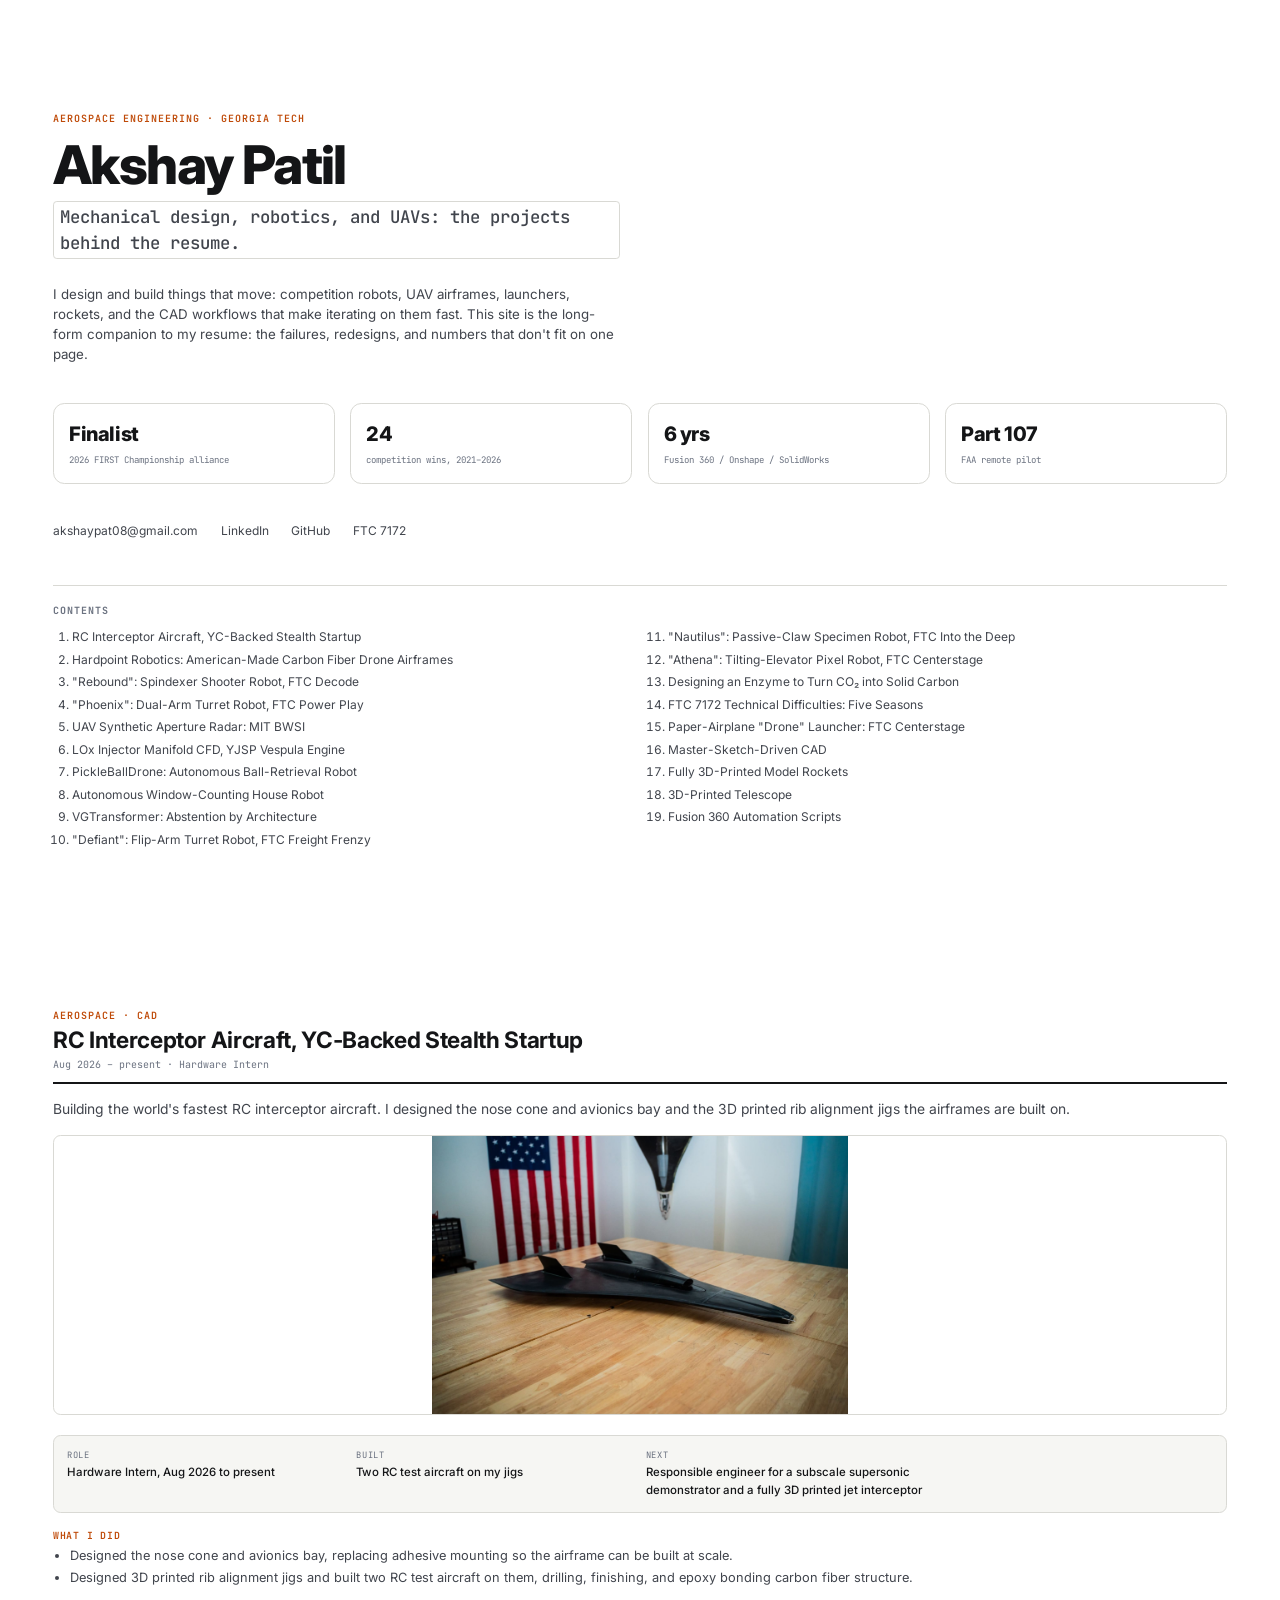
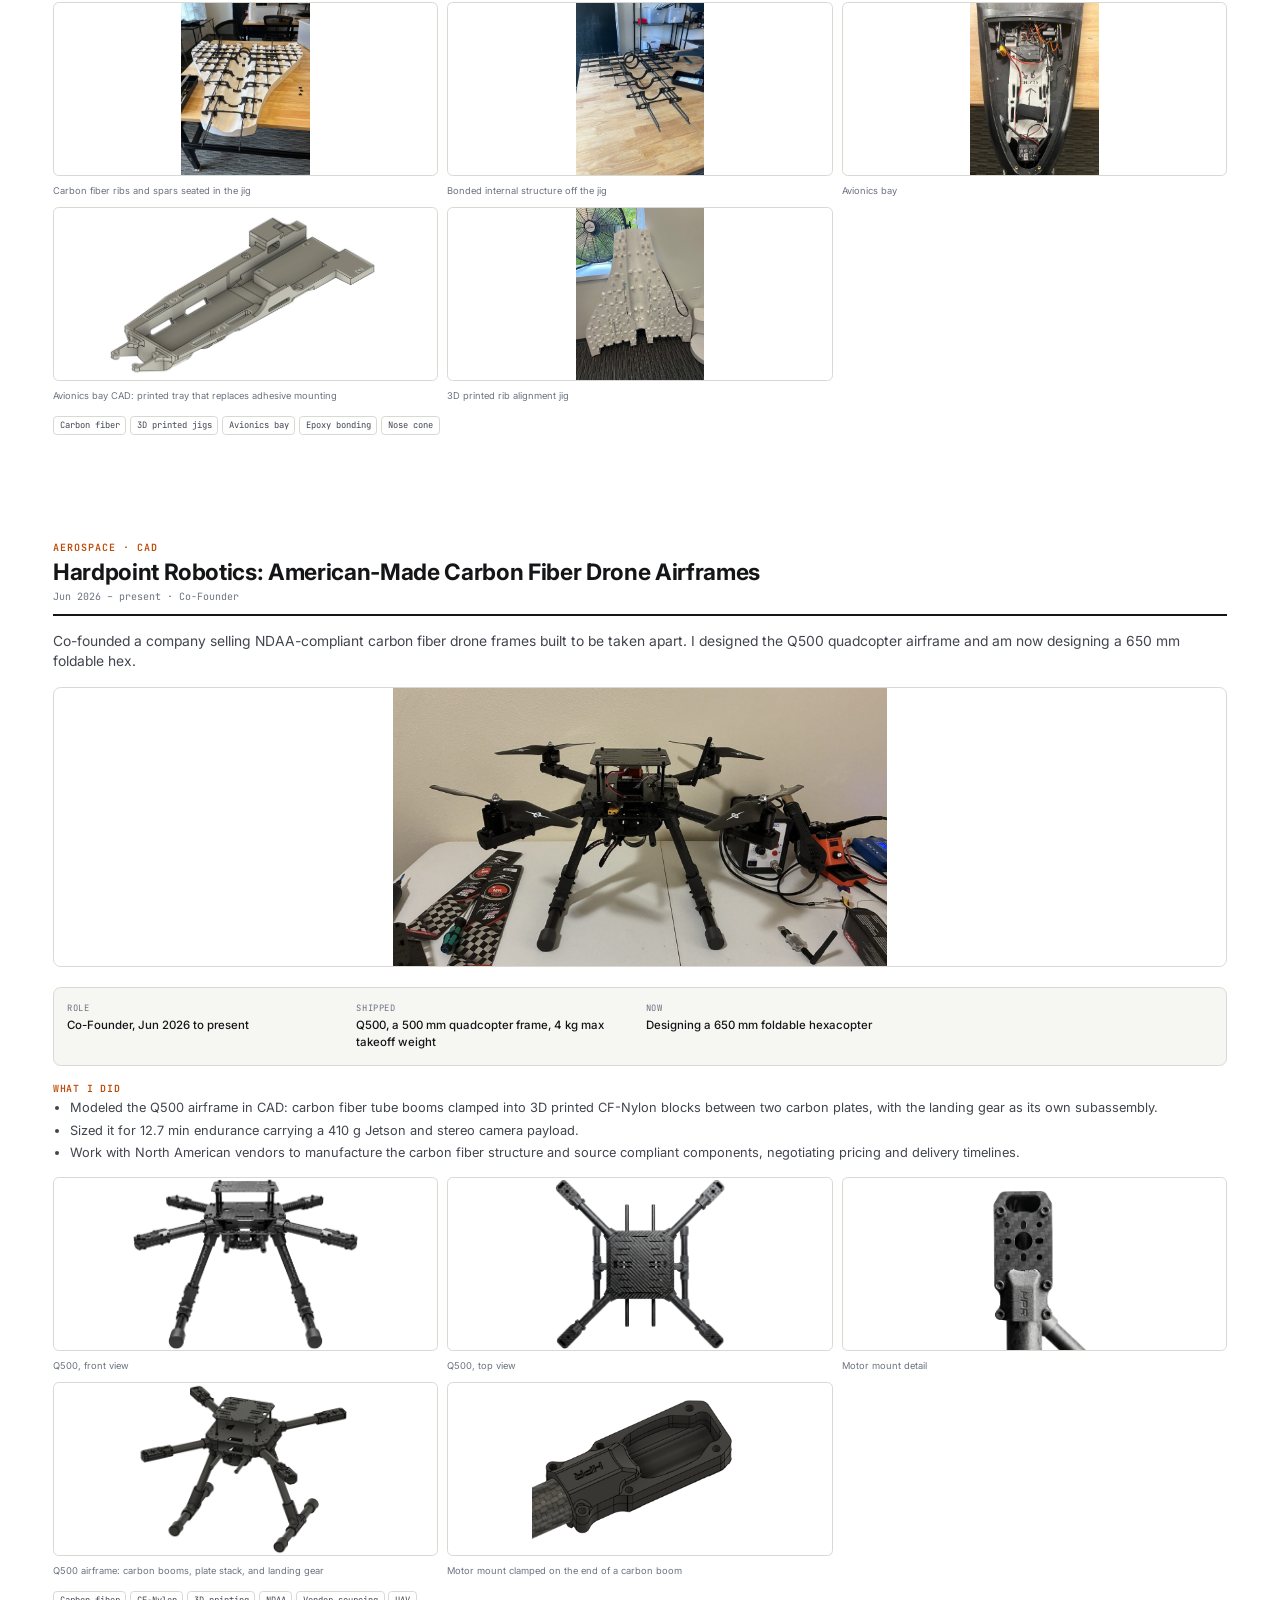
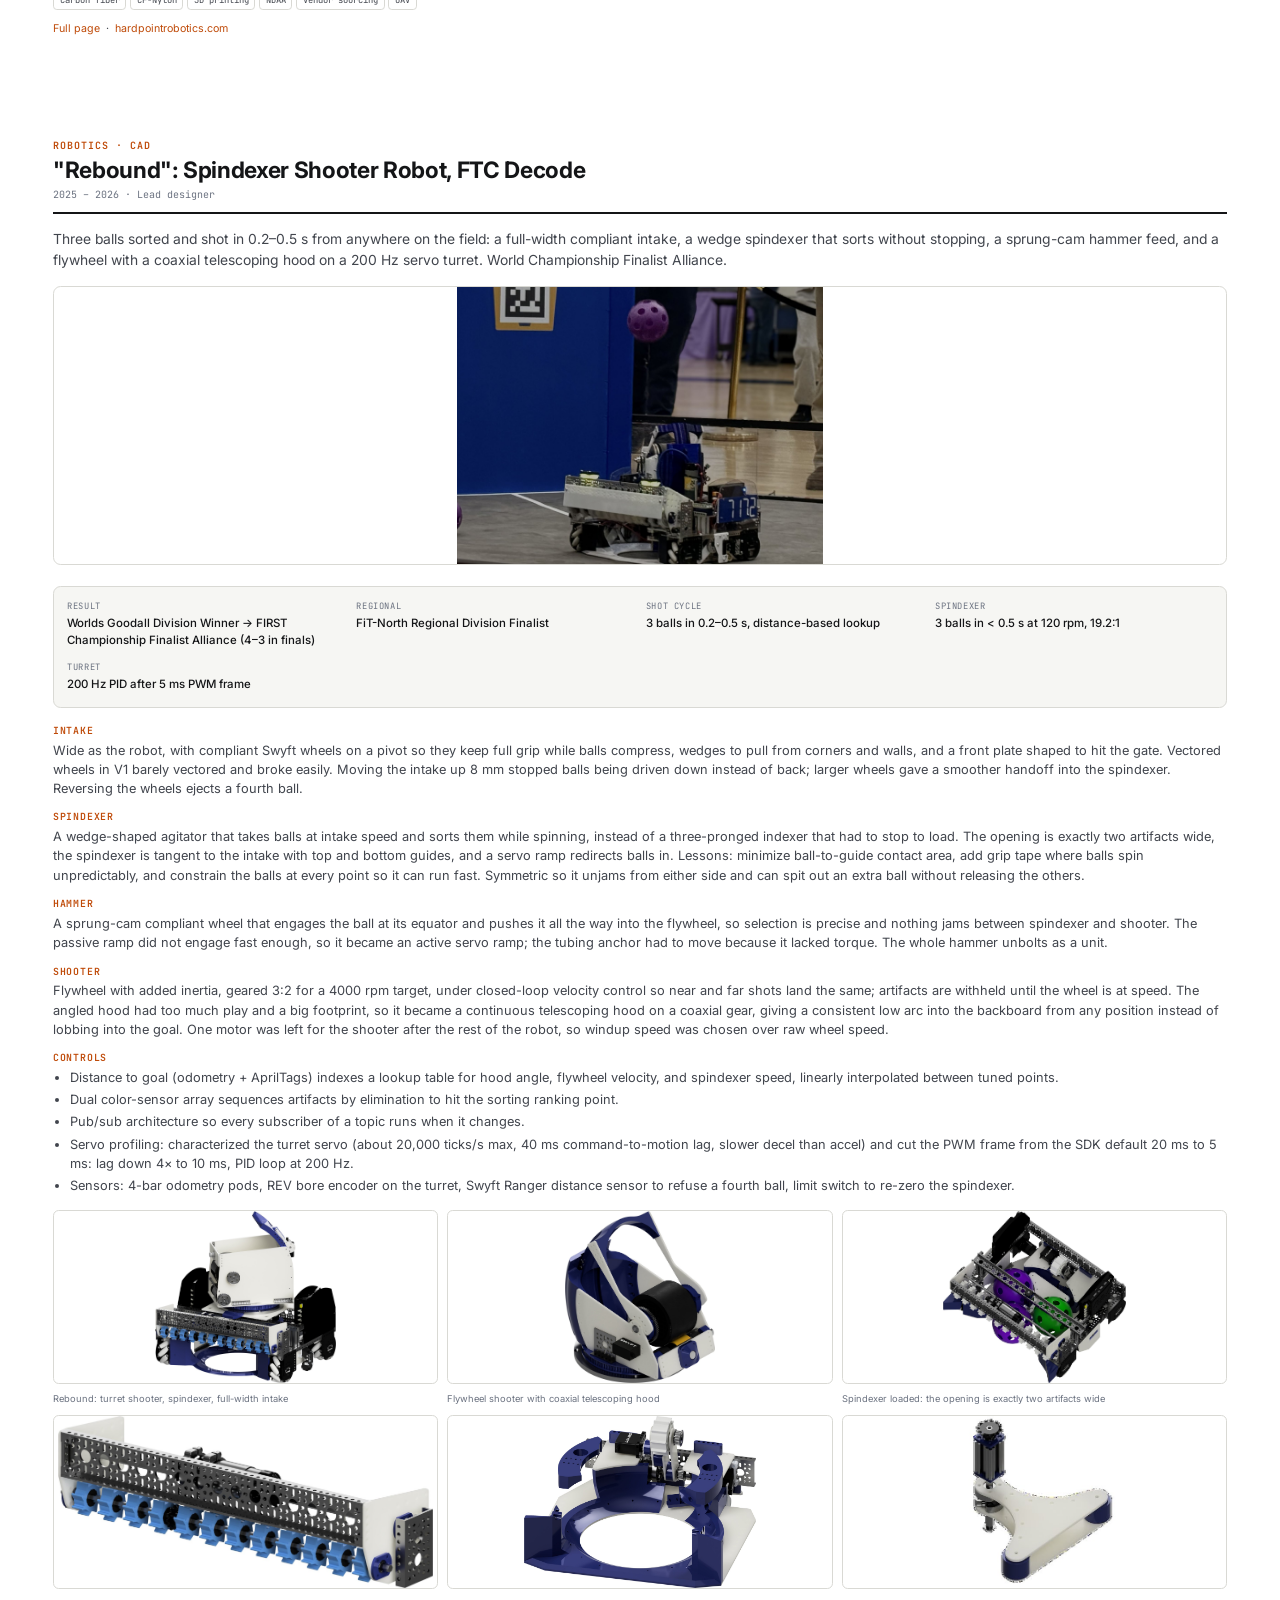
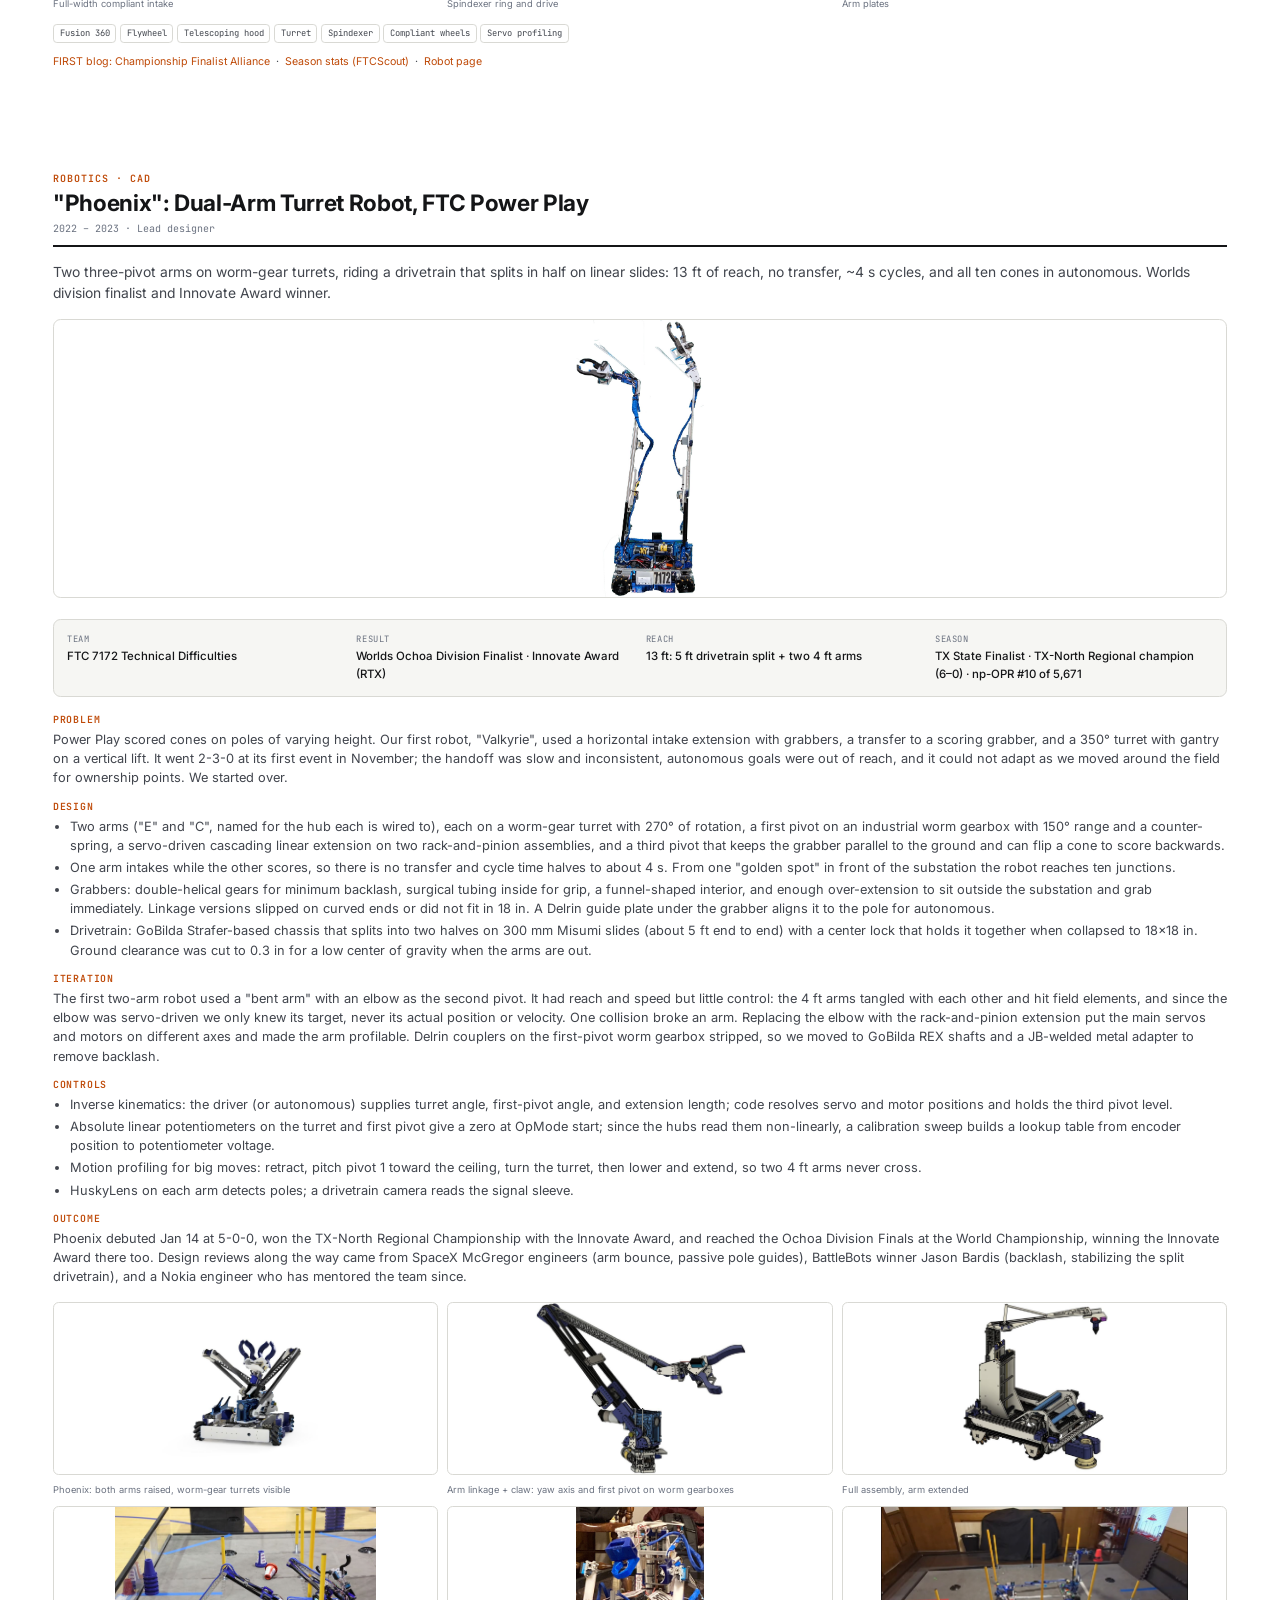
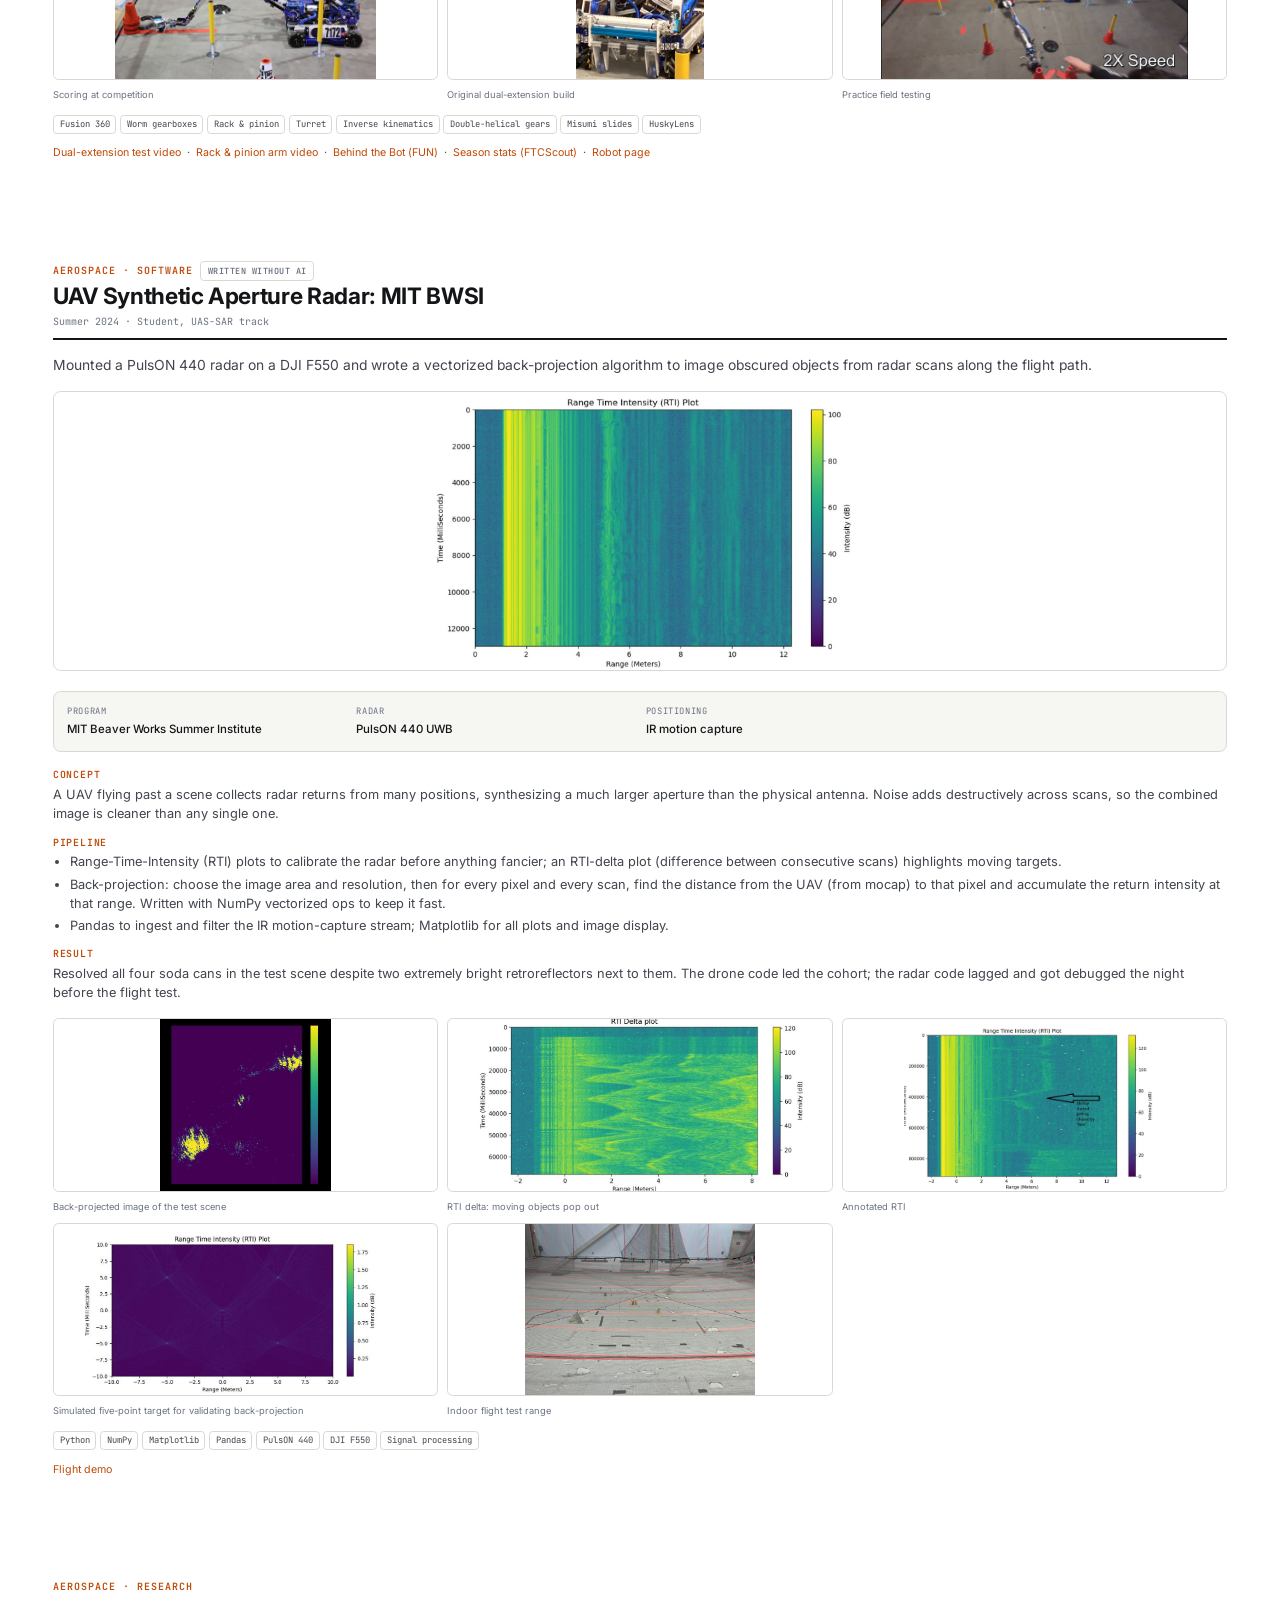
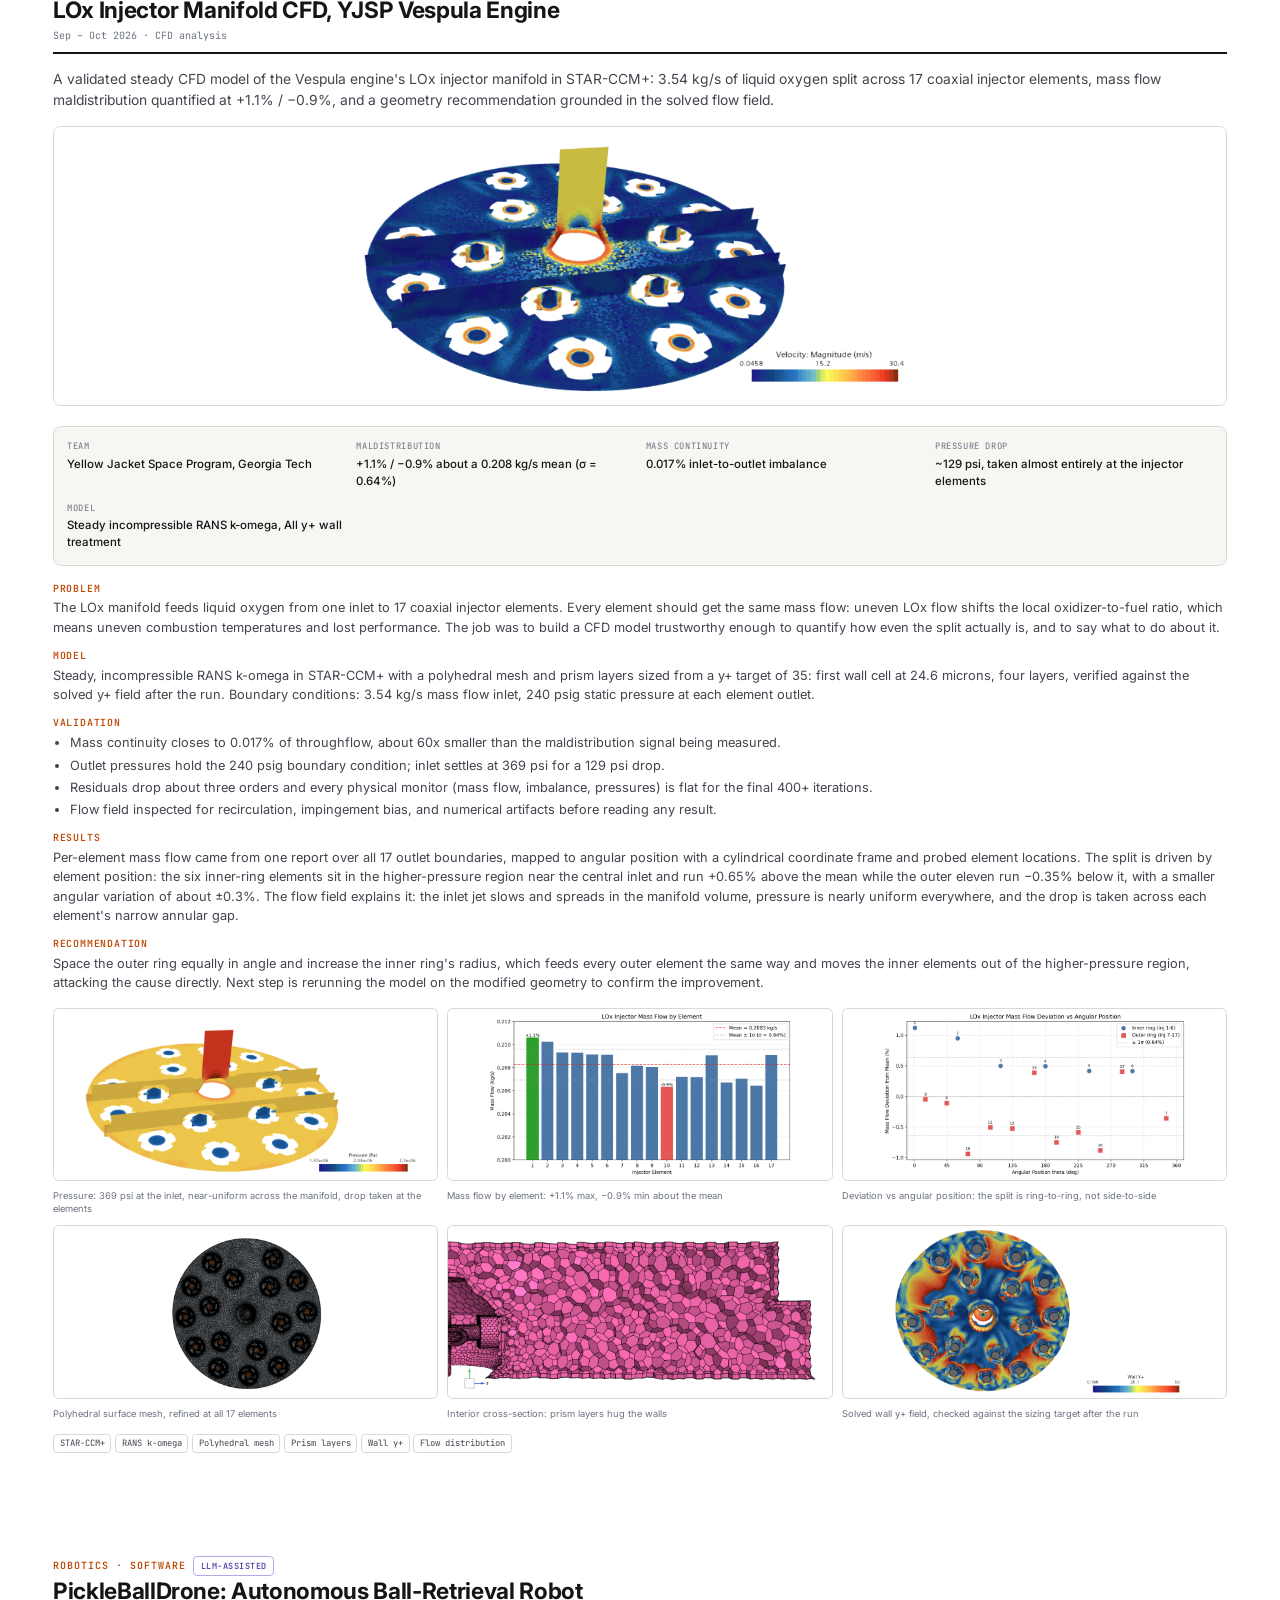
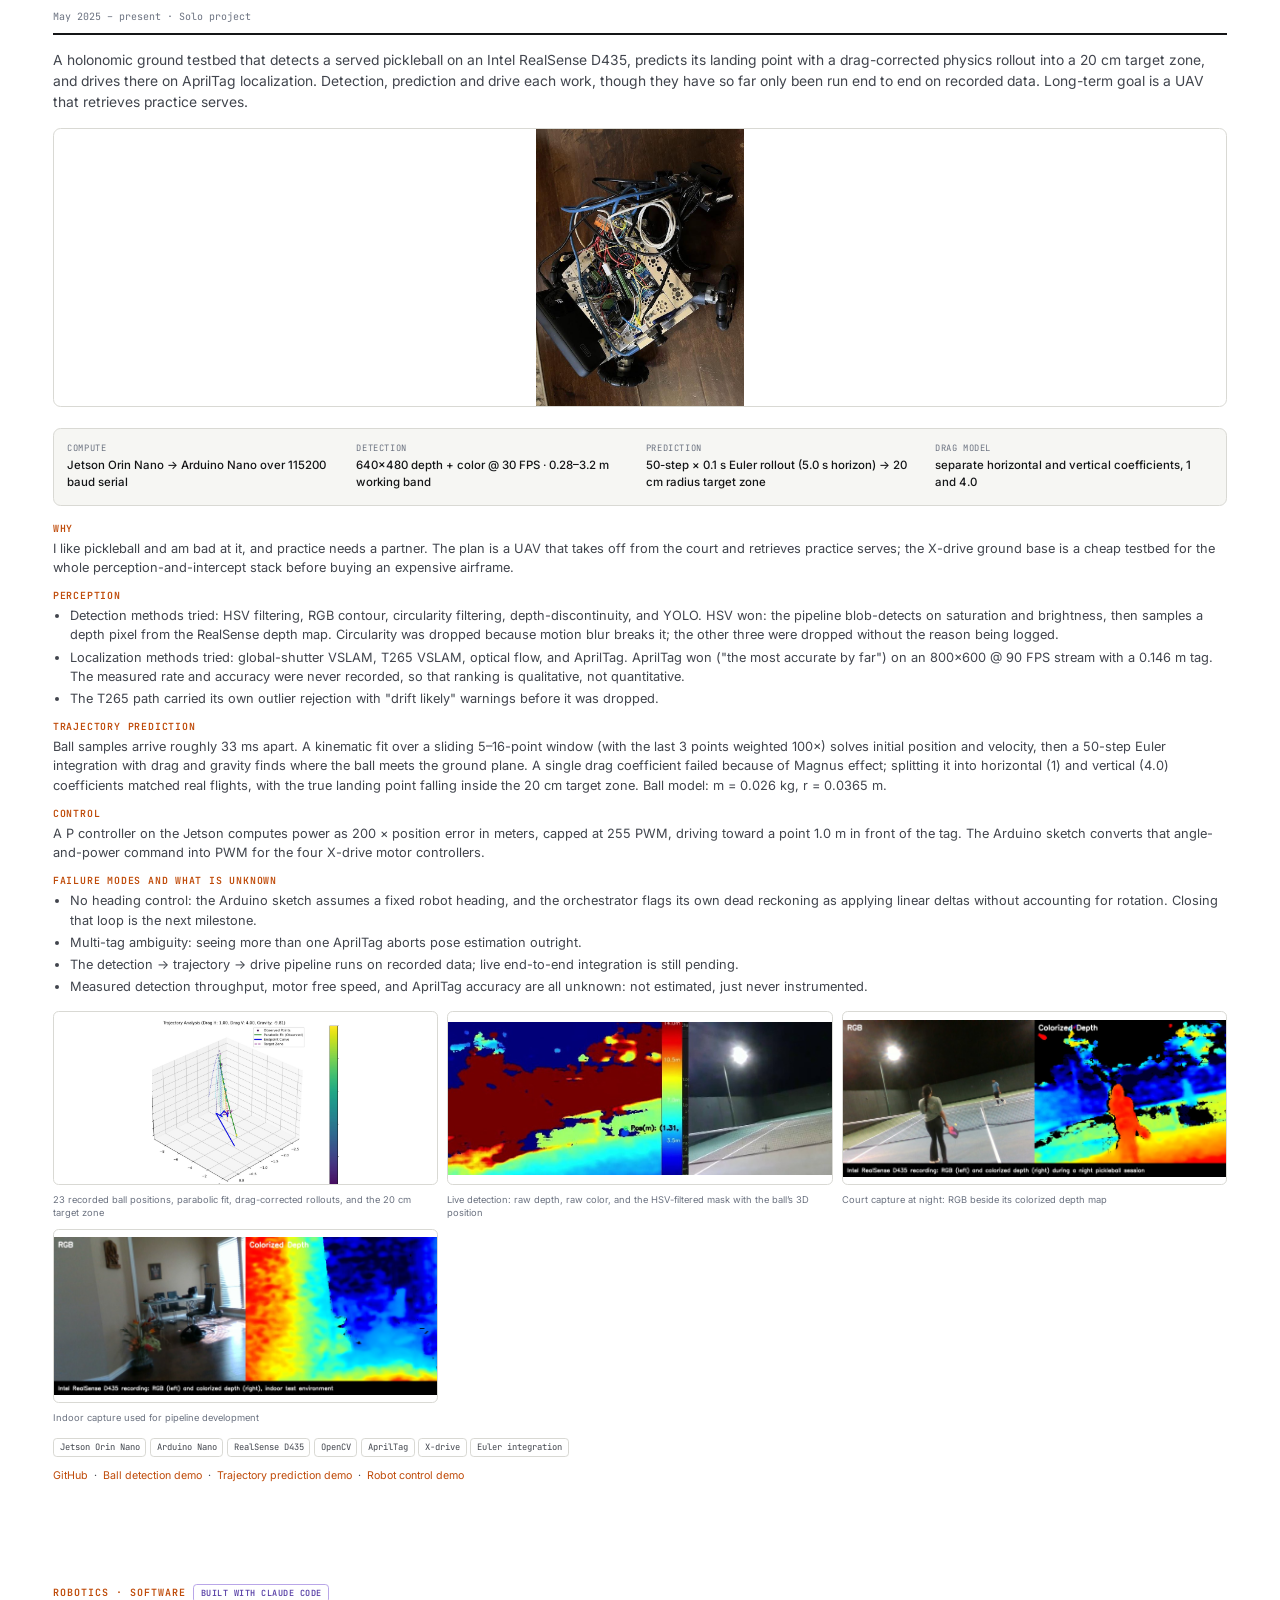
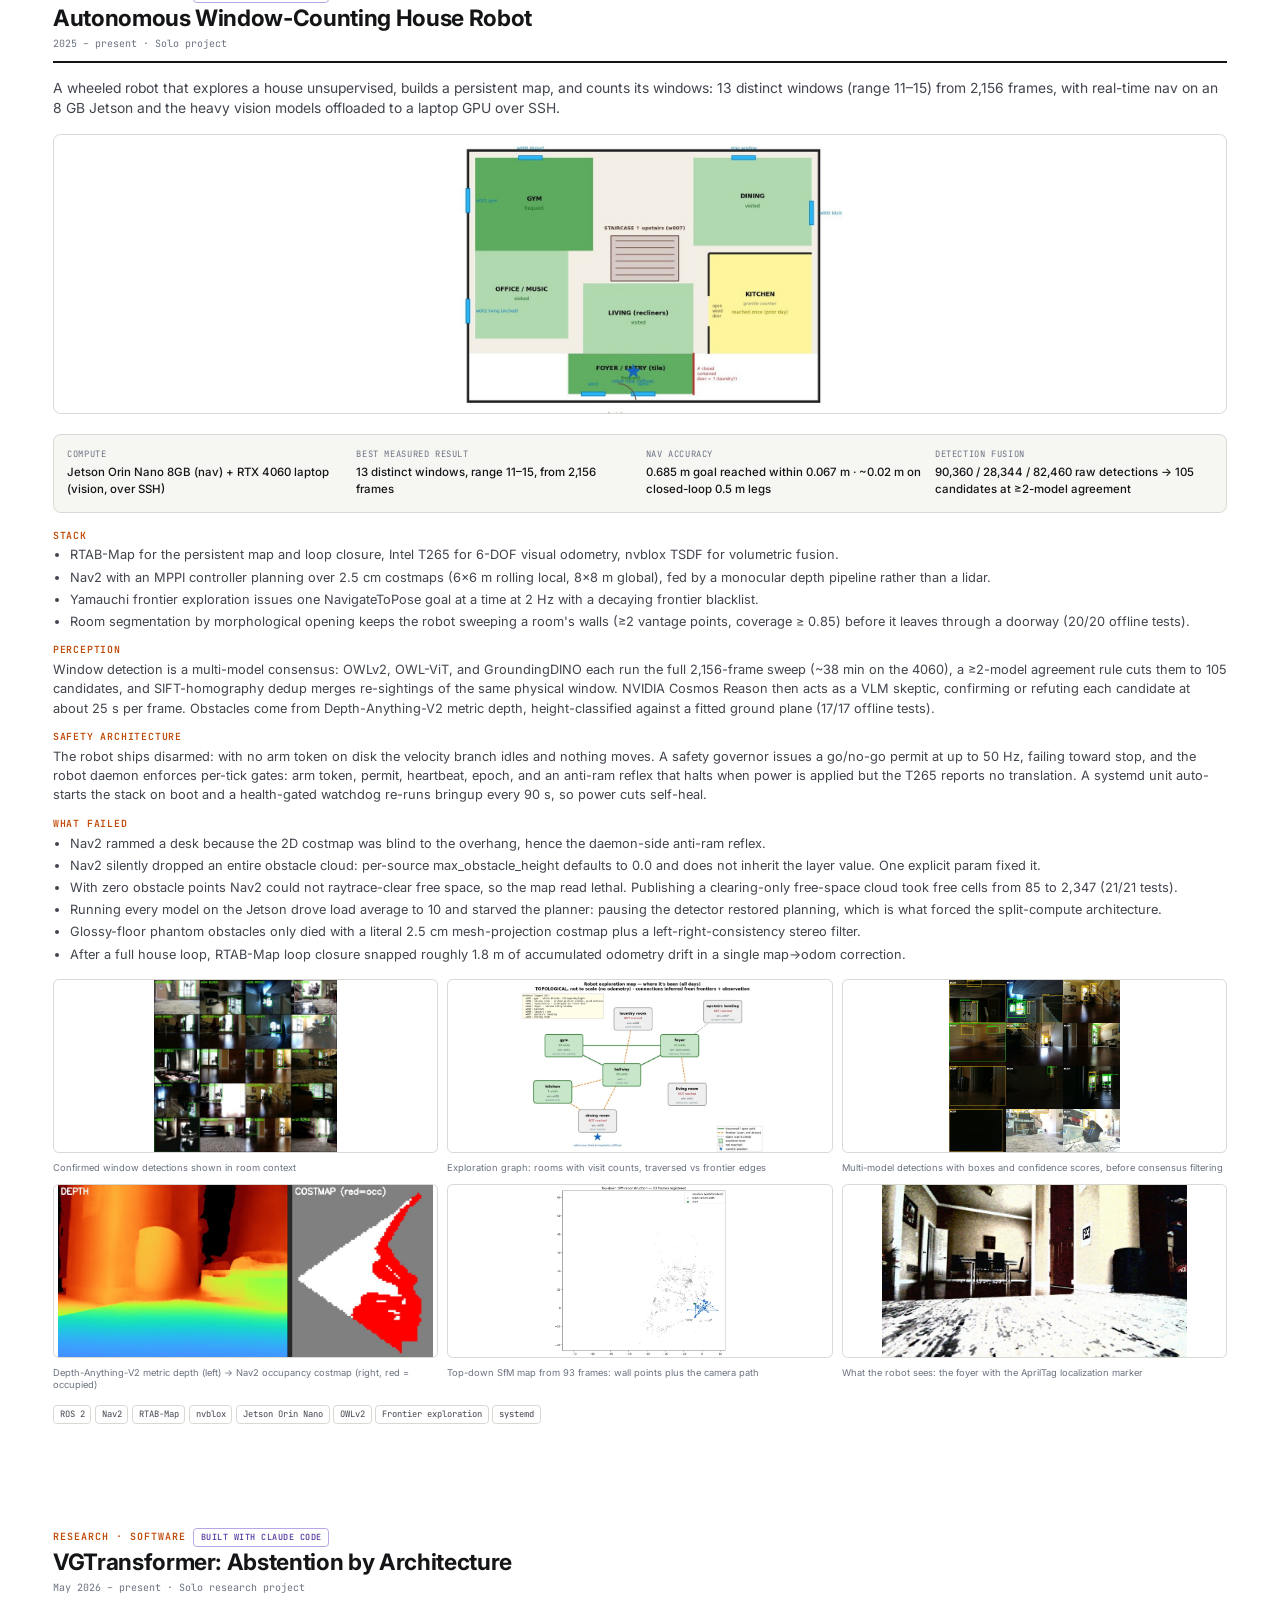
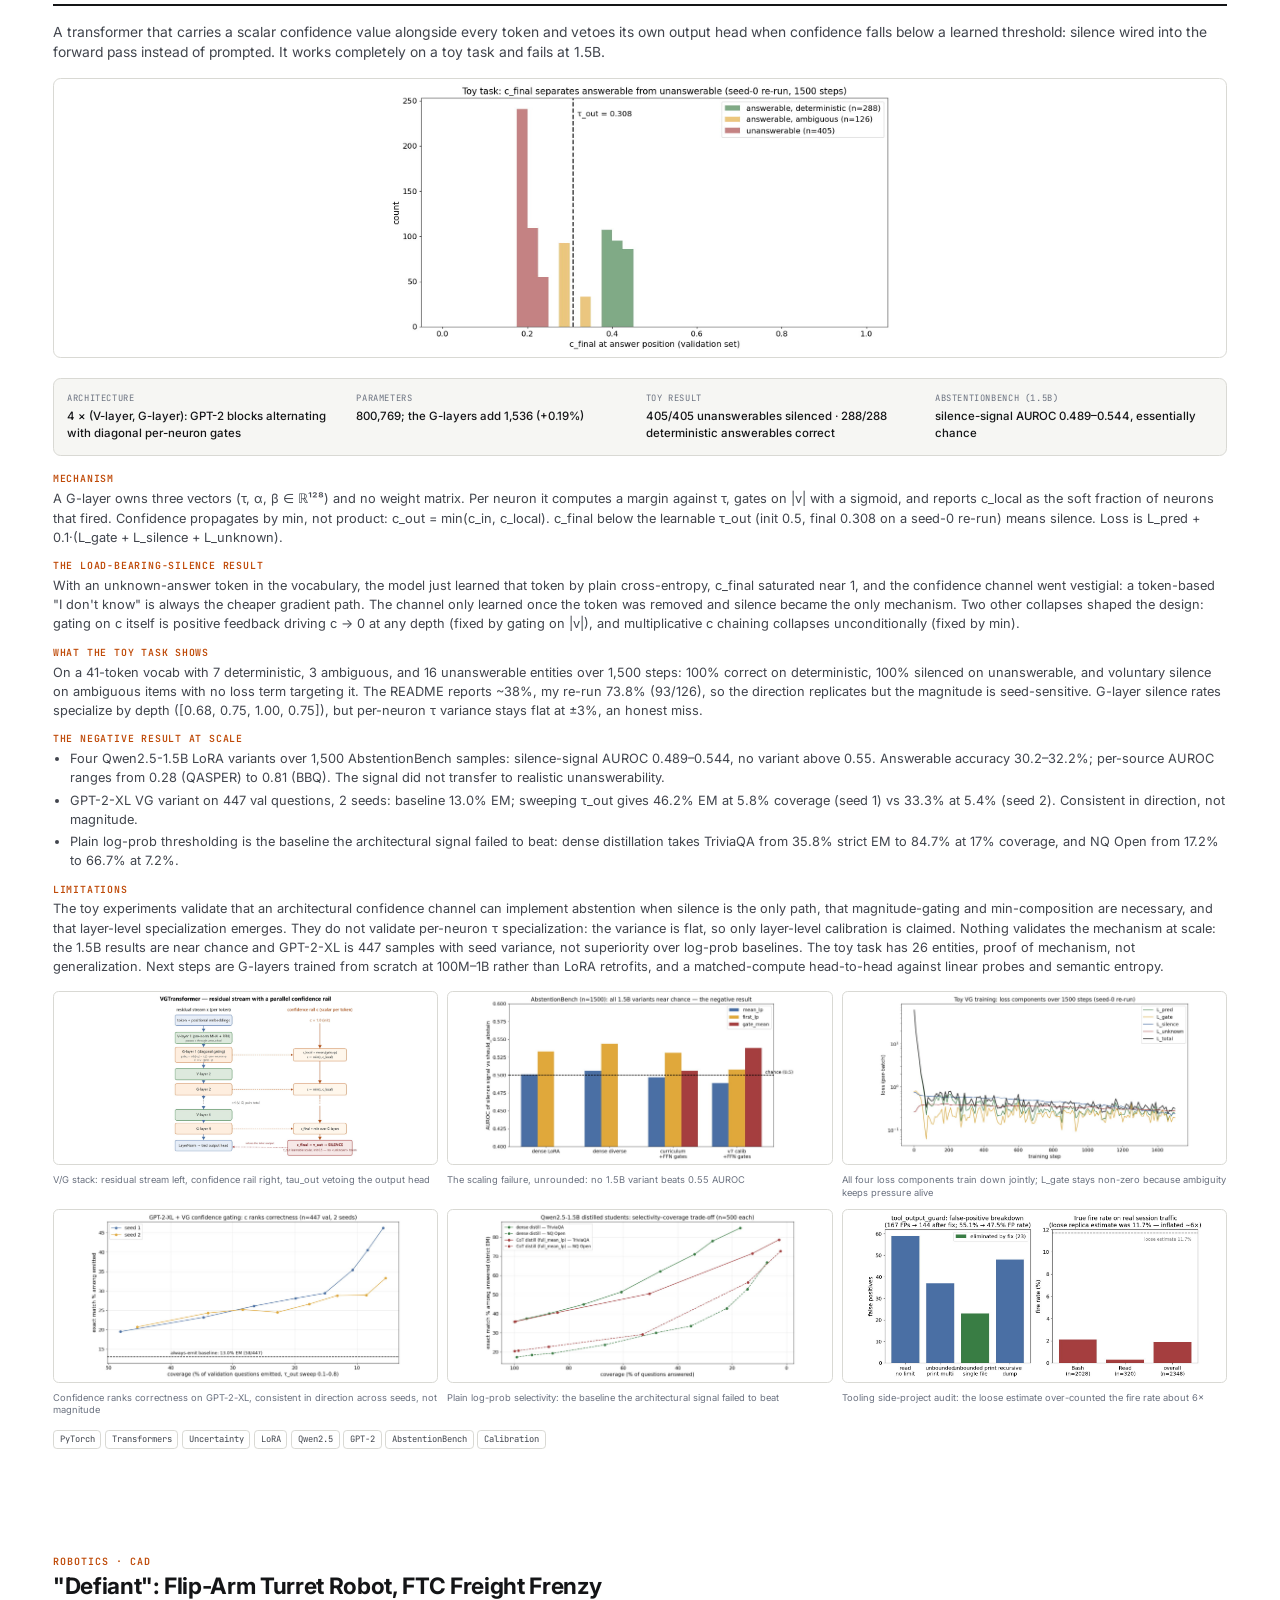
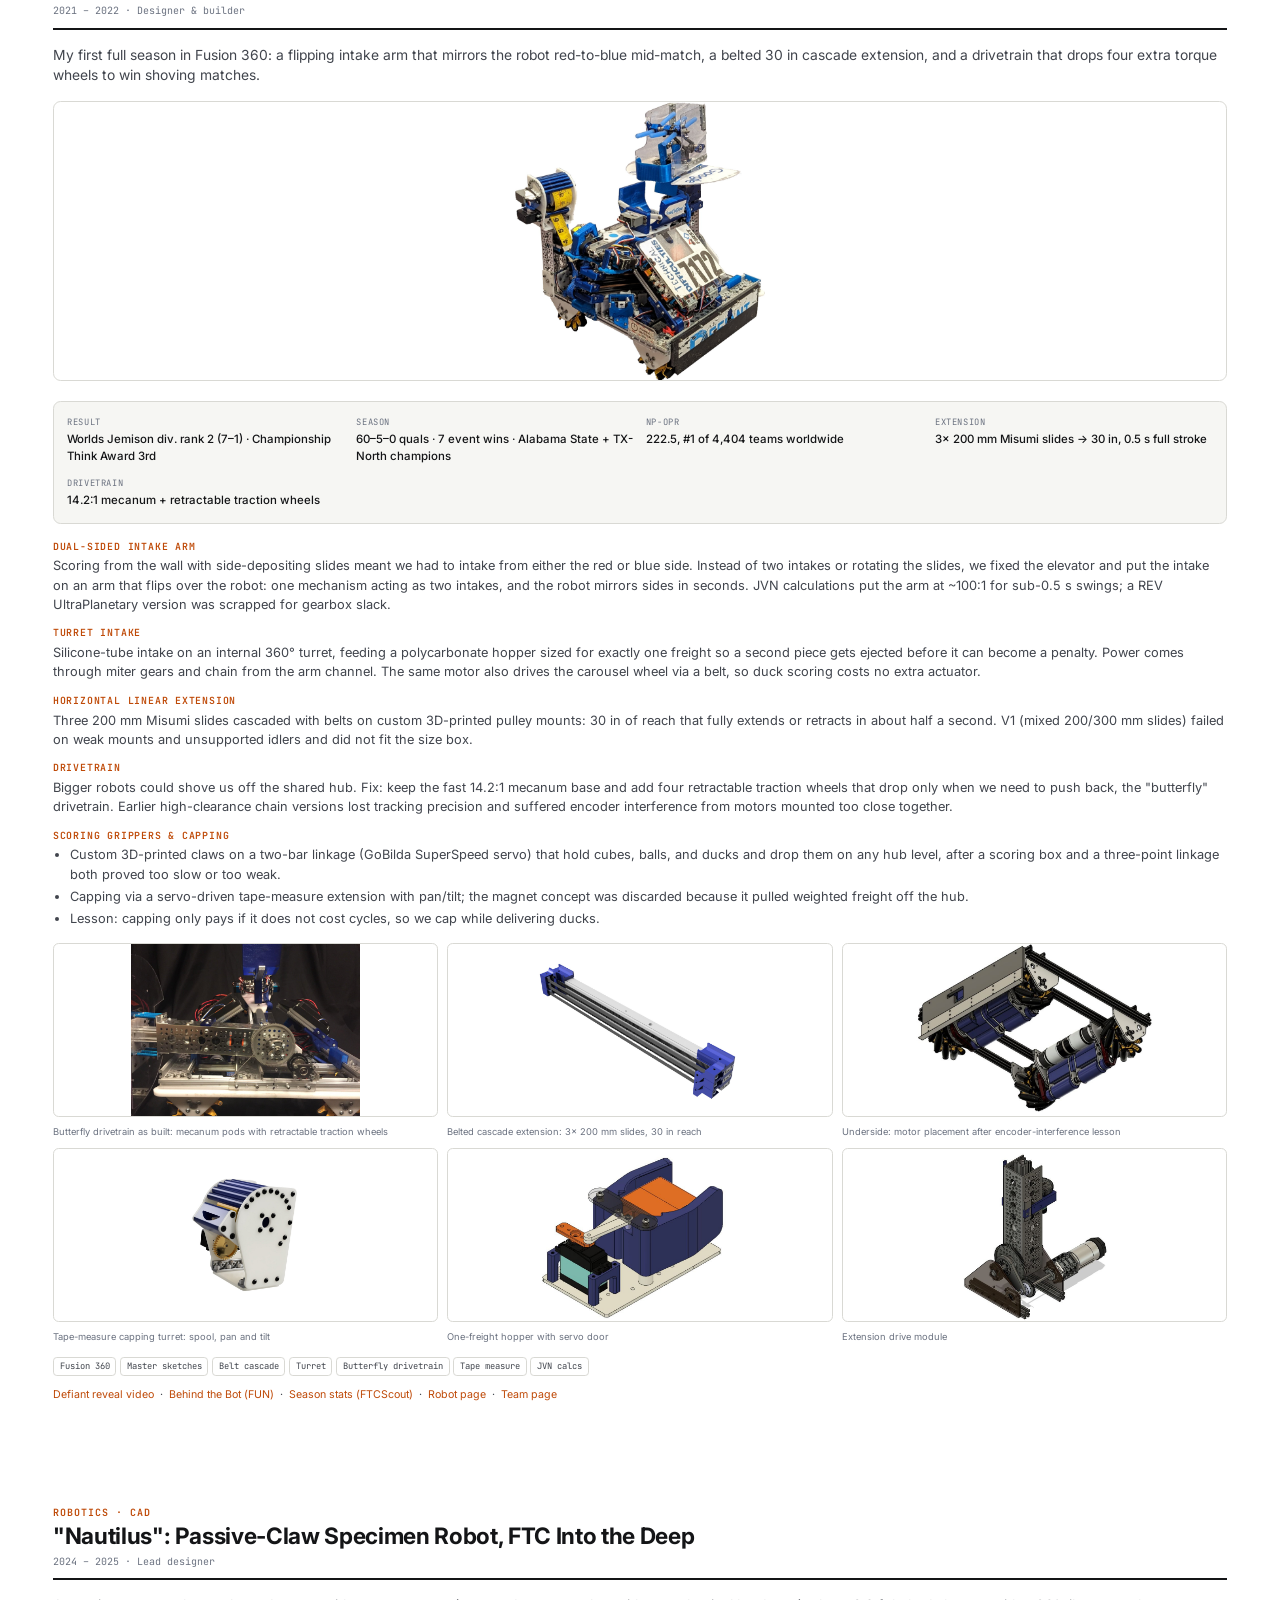
<file: print.html>
<!doctype html>
<html lang="en">
<head>
<meta charset="utf-8">
<title>Akshay Patil — Engineering Portfolio</title>
<link rel="preconnect" href="https://fonts.googleapis.com">
<link rel="preconnect" href="https://fonts.gstatic.com" crossorigin>
<link href="https://fonts.googleapis.com/css2?family=Inter:wght@400;500;600;700;800&family=JetBrains+Mono:wght@400;500;600&display=swap" rel="stylesheet">
<style>
  :root{--ink:#141517;--ink2:#41454d;--muted:#6b7280;--line:#d9d9d4;--accent:#bf4a08;--surface:#f6f6f3;}
  *{box-sizing:border-box;}
  html,body{margin:0;padding:0;}
  body{font-family:Inter,system-ui,sans-serif;color:var(--ink);font-size:9.6pt;line-height:1.5;}
  .mono{font-family:"JetBrains Mono",monospace;}
  h1,h2,h3,h4{margin:0;line-height:1.15;letter-spacing:-.015em;}
  a{color:inherit;text-decoration:none;}

  .page{padding:14mm 14mm 12mm;}
  .cover{display:flex;flex-direction:column;justify-content:center;min-height:252mm;}
  .cover h1{font-size:40pt;font-weight:800;letter-spacing:-.03em;margin:.15em 0 .1em;}
  .cover .tag{font-size:13pt;color:var(--ink2);font-weight:500;max-width:150mm;}
  .cover .blurb{font-size:10pt;color:var(--ink2);max-width:150mm;margin-top:6mm;}
  .eyebrow{font-family:"JetBrains Mono",monospace;font-size:7.5pt;letter-spacing:.1em;text-transform:uppercase;color:var(--accent);font-weight:600;}
  .cover .stats{display:grid;grid-template-columns:repeat(4,1fr);gap:4mm;margin-top:10mm;}
  .cover .stats div{border:1px solid var(--line);border-radius:3mm;padding:4mm;}
  .cover .stats b{display:block;font-size:15pt;font-weight:800;letter-spacing:-.02em;}
  .cover .stats span{font-family:"JetBrains Mono",monospace;font-size:6.8pt;color:var(--muted);}
  .cover .contact{margin-top:10mm;font-size:9pt;color:var(--ink2);}
  .cover .contact span{margin-right:6mm;}
  .toc{margin-top:12mm;border-top:1px solid var(--line);padding-top:5mm;}
  .toc h4{font-family:"JetBrains Mono",monospace;font-size:7.5pt;text-transform:uppercase;letter-spacing:.1em;color:var(--muted);margin-bottom:3mm;}
  .toc ol{margin:0;padding-left:5mm;columns:2;column-gap:10mm;font-size:9pt;color:var(--ink2);}
  .toc li{margin-bottom:1.2mm;}

  .project{break-before:page;page-break-before:always;}
  .project__head{border-bottom:2px solid var(--ink);padding-bottom:2.5mm;margin-bottom:4mm;}
  .project__head h2{font-size:17pt;font-weight:700;margin:.6mm 0 1.2mm;}
  .meta{font-family:"JetBrains Mono",monospace;font-size:7.5pt;color:var(--muted);}
  .badge{display:inline-block;font-family:"JetBrains Mono",monospace;font-size:6.4pt;letter-spacing:.06em;text-transform:uppercase;font-weight:600;padding:.6mm 1.6mm;border-radius:1mm;border:1px solid #b9a6e8;color:#5b43a8;margin-left:2mm;}
  .badge.none{border-color:var(--line);color:var(--muted);}
  .lede{font-size:10.4pt;color:var(--ink2);margin:0 0 4mm;}
  .facts{display:grid;grid-template-columns:repeat(4,1fr);gap:3mm;background:var(--surface);border:1px solid var(--line);border-radius:2mm;padding:3.5mm;margin-bottom:4.5mm;}
  .facts dt{font-family:"JetBrains Mono",monospace;font-size:6.6pt;text-transform:uppercase;letter-spacing:.07em;color:var(--muted);margin-bottom:.6mm;}
  .facts dd{margin:0;font-size:8.6pt;font-weight:500;}
  .sec{margin-bottom:3.5mm;break-inside:avoid;}
  .sec h3{font-family:"JetBrains Mono",monospace;font-size:7.4pt;text-transform:uppercase;letter-spacing:.08em;color:var(--accent);margin-bottom:1.2mm;font-weight:600;}
  .sec p{margin:0;color:var(--ink2);}
  .sec ul{margin:0;padding-left:4.5mm;color:var(--ink2);}
  .sec li{margin-bottom:.8mm;}
  .tags{margin-top:3mm;}
  .tag{display:inline-block;font-family:"JetBrains Mono",monospace;font-size:6.6pt;padding:.5mm 1.5mm;border:1px solid var(--line);border-radius:1mm;color:var(--ink2);margin:0 1mm 1mm 0;}
  .links{font-size:8pt;color:var(--ink2);margin-top:2mm;}
  .links a{color:var(--accent);}

  .gal{display:grid;gap:2.5mm;margin:4mm 0 0;break-inside:avoid;}
  .gal--1{grid-template-columns:1fr;}
  .gal--2{grid-template-columns:1fr 1fr;}
  .gal--3{grid-template-columns:repeat(3,1fr);}
  .gal figure{margin:0;break-inside:avoid;}
  .gal img{width:100%;height:46mm;object-fit:contain;background:#fff;border:1px solid var(--line);border-radius:1.5mm;}
  .gal--1 img{height:78mm;}
  .gal figcaption{font-size:7pt;color:var(--muted);margin-top:1mm;line-height:1.35;}
  .hero img{width:100%;height:74mm;object-fit:contain;background:#fff;border:1px solid var(--line);border-radius:2mm;}
  .hero{margin-bottom:4mm;}
</style>
</head>
<body>
<div id="out"></div>
<script src="js/data.js"></script>
<script>
(function(){
  const P = window.PORTFOLIO, esc = s => String(s??'').replace(/[&<>"]/g,c=>({'&':'&amp;','<':'&lt;','>':'&gt;','"':'&quot;'}[c]));
  const AI = {claude:'Built with Claude Code', llm:'LLM-assisted', none:'Written without AI'};
  const p = P.profile;
  let h = `<div class="page cover">
    <span class="eyebrow">${esc(p.eyebrow)}</span>
    <h1>${esc(p.name)}</h1>
    <div class="tag">${esc(p.tagline)}</div>
    <div class="blurb">${esc(p.blurb)}</div>
    <div class="stats">${p.stats.map(s=>`<div><b>${esc(s.value)}</b><span>${esc(s.label)}</span></div>`).join('')}</div>
    <div class="contact">${p.links.map(l=>`<span>${esc(l.label)}</span>`).join('')}</div>
    <div class="toc"><h4>Contents</h4><ol>${P.projects.map(x=>`<li>${esc(x.title)}</li>`).join('')}</ol></div>
  </div>`;

  for (const x of P.projects) {
    const imgs = x.images.slice(0, 7);
    const hero = imgs[x.cardImage ?? 0] || imgs[0];
    const rest = imgs.filter(i => i !== hero).slice(0, 6);
    const cols = rest.length >= 3 ? 3 : (rest.length === 2 ? 2 : 1);
    h += `<div class="page project">
      <div class="project__head">
        <span class="eyebrow">${esc(x.categories.join(' · '))}</span>${x.aiUse?`<span class="badge ${x.aiUse==='none'?'none':''}">${esc(AI[x.aiUse])}</span>`:''}
        <h2>${esc(x.title)}</h2>
        <div class="meta">${esc(x.date)}${x.role?' · '+esc(x.role):''}</div>
      </div>
      <p class="lede">${esc(x.summary)}</p>
      ${hero?`<div class="hero"><img src="${esc(hero.src)}"></div>`:''}
      ${x.facts?`<dl class="facts">${x.facts.map(f=>`<div><dt>${esc(f.label)}</dt><dd>${esc(f.value)}</dd></div>`).join('')}</dl>`:''}
      ${(x.sections||[]).map(s=>`<div class="sec"><h3>${esc(s.heading)}</h3>${s.text?`<p>${esc(s.text)}</p>`:''}${s.bullets?`<ul>${s.bullets.map(b=>`<li>${esc(b)}</li>`).join('')}</ul>`:''}</div>`).join('')}
      ${rest.length?`<div class="gal gal--${cols}">${rest.map(i=>`<figure><img src="${esc(i.src)}"><figcaption>${esc(i.caption||i.alt||'')}</figcaption></figure>`).join('')}</div>`:''}
      <div class="tags">${x.tags.map(t=>`<span class="tag">${esc(t)}</span>`).join('')}</div>
      ${x.links&&x.links.length?`<div class="links">${x.links.map(l=>`<a href="${esc(l.href)}">${esc(l.label)}</a>`).join(' &nbsp;·&nbsp; ')}</div>`:''}
    </div>`;
  }
  document.getElementById('out').innerHTML = h;
})();
</script>
</body>
</html>
</file>
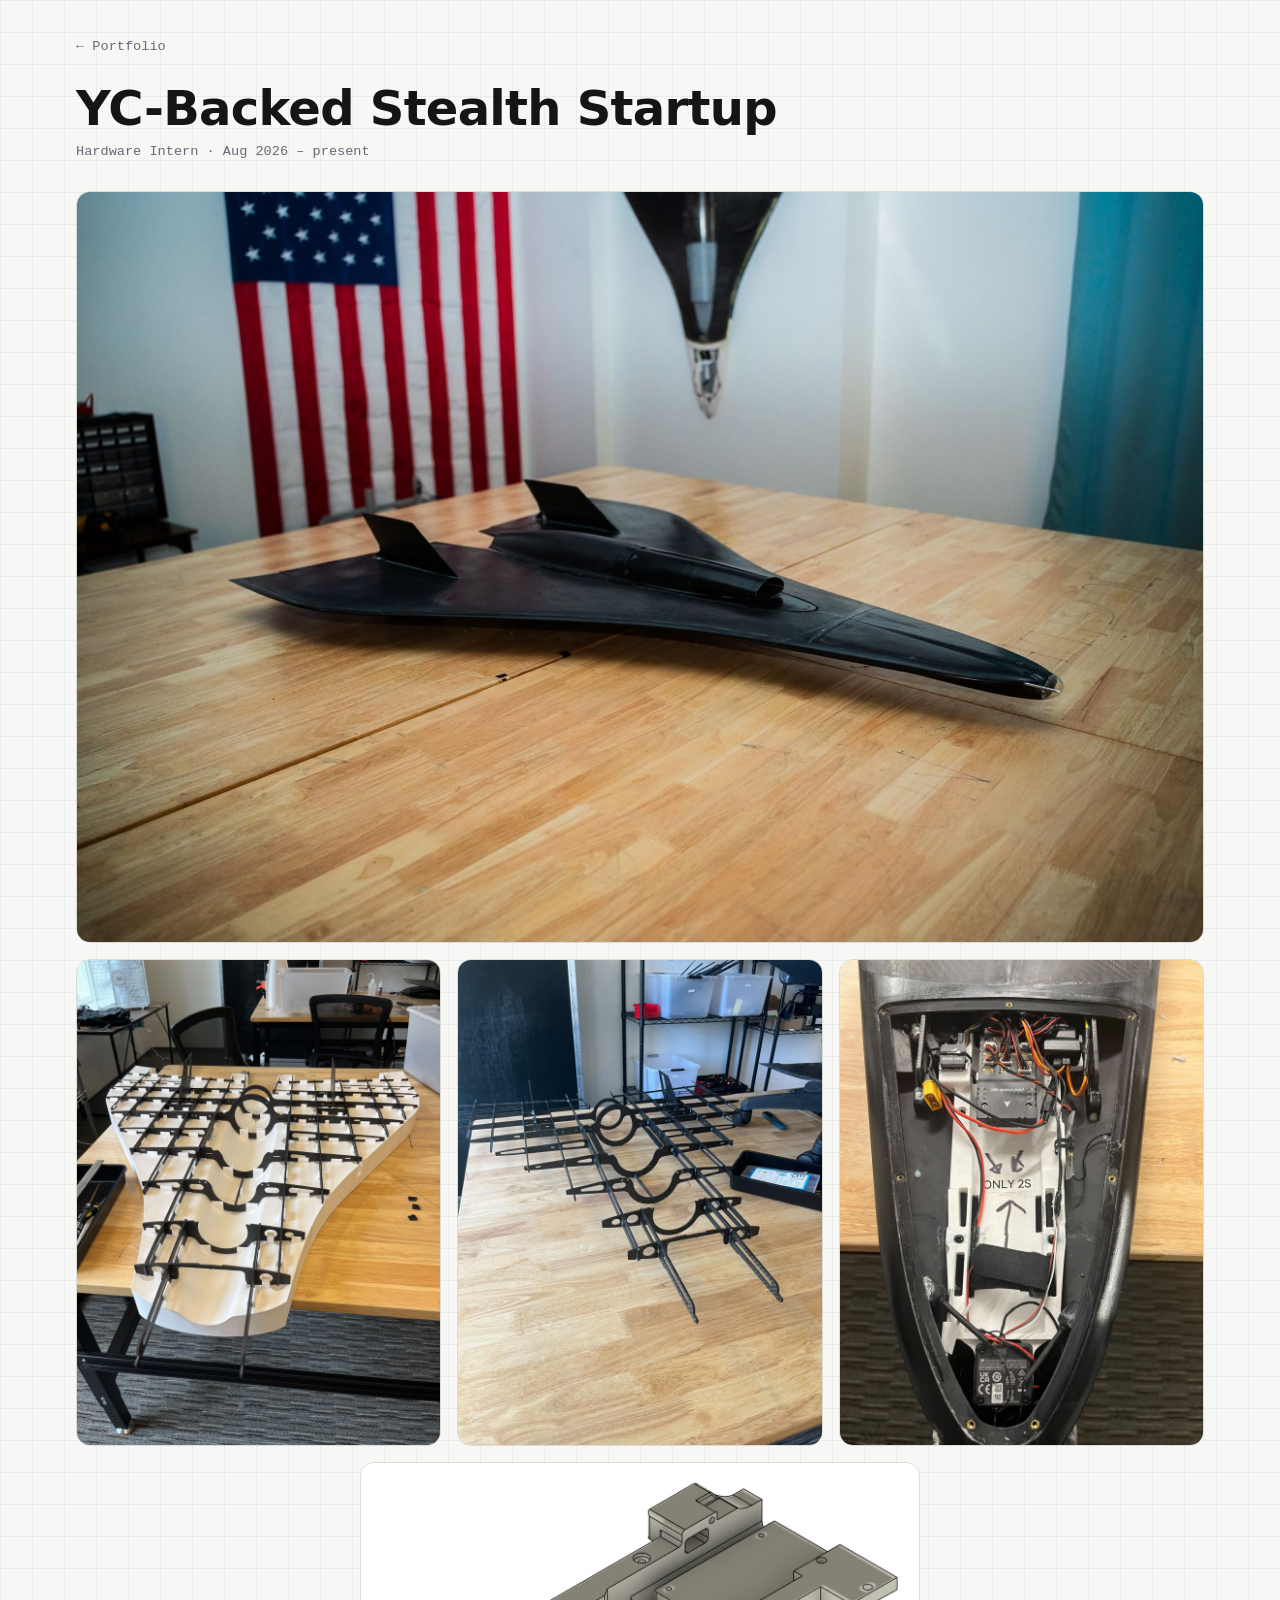
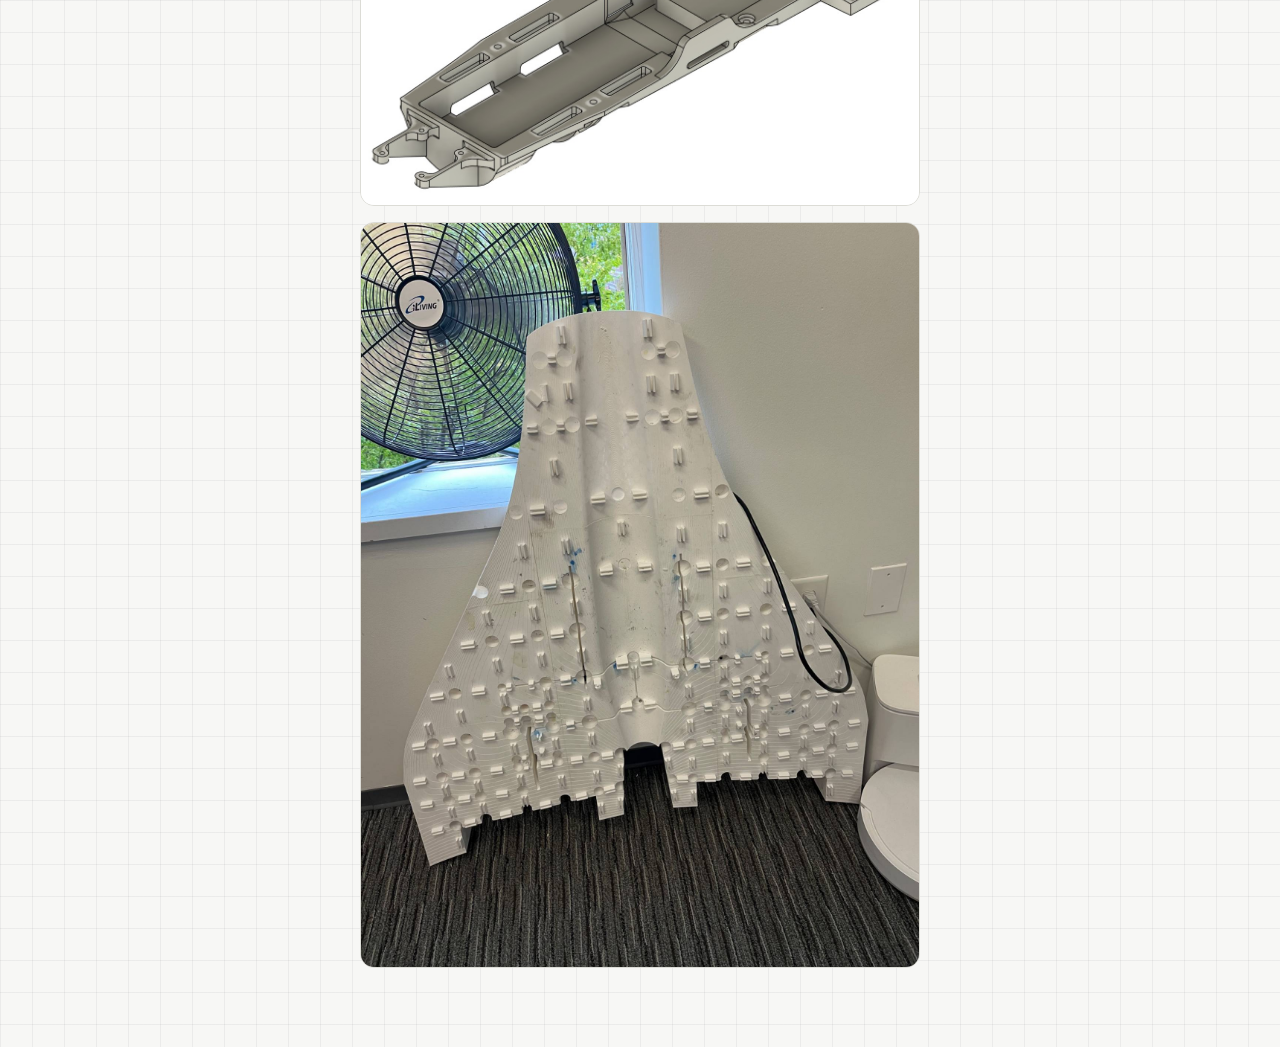
<file: stealth-startup.html>
<!doctype html>
<html lang="en">
<head>
  <meta charset="utf-8">
  <meta name="viewport" content="width=device-width, initial-scale=1">
  <title>Hardware Intern, YC-Backed Stealth Startup | Akshay Patil</title>
  <script>try{var _t=localStorage.getItem('theme');document.documentElement.dataset.theme=_t||(matchMedia('(prefers-color-scheme: dark)').matches?'dark':'light');}catch(e){}</script>
  <link rel="stylesheet" href="css/style.css">
  <style>
    .gal { max-width: var(--wrap); margin: 0 auto; padding: 2rem 1rem 4rem; }
    .gal__back { display: inline-block; margin-bottom: 1.5rem; color: var(--muted); font-family: var(--mono); font-size: .85rem; text-decoration: none; }
    .gal__back:hover { color: var(--accent-text); }
    .gal h1 { margin: 0; font-size: clamp(2rem, 5vw, 3rem); line-height: 1.1; }
    .gal__sub { margin: .4rem 0 1.75rem; color: var(--muted); font-family: var(--mono); font-size: .85rem; }
    .gal figure { margin: 0; border: 1px solid var(--line); border-radius: var(--radius); overflow: hidden; background: var(--surface-2); cursor: zoom-in; }
    .gal__hero img, .gal__end img { width: 100%; }
    .gal__row { display: grid; grid-template-columns: repeat(3, 1fr); gap: 1rem; margin: 1rem 0; }
    .gal__row img { width: 100%; aspect-ratio: 3/4; object-fit: cover; }
    .gal__end { max-width: 560px; margin: 0 auto 1rem !important; }
    @media (max-width: 720px) { .gal__row { grid-template-columns: 1fr; } }
  </style>
</head>
<body>
  <main class="gal">
    <a class="gal__back" href="index.html#experience">← Portfolio</a>
    <h1>YC-Backed Stealth Startup</h1>
    <p class="gal__sub">Hardware Intern · Aug 2026 – present</p>
    <figure class="gal__hero"><img src="assets/img/stealth-startup/01-airframe.jpg" alt="Finished black delta airframe on a workbench"></figure>
    <div class="gal__row">
      <figure><img src="assets/img/stealth-startup/02-structure-on-jig.jpg" alt="Carbon fiber ribs and spars seated in a white assembly jig" loading="lazy"></figure>
      <figure><img src="assets/img/stealth-startup/03-structure-frame.jpg" alt="Assembled carbon fiber internal frame" loading="lazy"></figure>
      <figure><img src="assets/img/stealth-startup/04-avionics-bay.jpg" alt="Avionics bay with flight controller and wiring" loading="lazy"></figure>
    </div>
    <figure class="gal__end"><img src="assets/img/stealth-startup/06-avionics-bay-cad.jpg" alt="Avionics bay tray CAD" loading="lazy"></figure>
    <figure class="gal__end"><img src="assets/img/stealth-startup/05-assembly-jig.jpg" alt="White 3D printed assembly jig with slotted rib locators" loading="lazy"></figure>
  </main>

  <div class="lightbox" id="lb" hidden>
    <button class="iconbtn lightbox__close" id="lb-close" aria-label="Close">✕</button>
    <figure class="lightbox__fig"><img id="lb-img" alt=""></figure>
  </div>

  <script>
    var lb = document.getElementById('lb'), lbImg = document.getElementById('lb-img');
    document.querySelectorAll('.gal figure img').forEach(function (img) {
      img.parentNode.addEventListener('click', function () { lbImg.src = img.src; lbImg.alt = img.alt; lb.hidden = false; });
    });
    lb.addEventListener('click', function () { lb.hidden = true; });
    document.addEventListener('keydown', function (e) { if (e.key === 'Escape') lb.hidden = true; });
  </script>
</body>
</html>
</file>
<file: css/style.css>
/* ---------- Tokens ---------- */
:root {
  --bg: #f7f7f5;
  --bg-alt: #eeeeea;
  --surface: #ffffff;
  --surface-2: #f1f1ee;
  --line: #dcdcd6;
  --text: #141517;
  --text-2: #4b4f58;
  --muted: #646a76;
  --accent: #e8590c;
  --accent-text: #bf4a08;
  --accent-ink: #ffffff;
  --accent-soft: rgba(232, 89, 12, 0.10);
  --grid: rgba(20, 21, 23, 0.05);
  --shadow: 0 1px 2px rgba(0,0,0,.06), 0 8px 24px rgba(0,0,0,.06);
  --shadow-lg: 0 24px 64px rgba(0,0,0,.22);
  --radius: 14px;
  --radius-sm: 8px;
  --font: "Inter", system-ui, -apple-system, "Segoe UI", Roboto, sans-serif;
  --mono: "JetBrains Mono", ui-monospace, SFMono-Regular, Menlo, Consolas, monospace;
  --wrap: 1160px;
  color-scheme: light;
}
html[data-theme="dark"] {
  --bg: #0c0f14;
  --bg-alt: #10141b;
  --surface: #151a22;
  --surface-2: #1b212b;
  --line: #262d38;
  --text: #eef0f3;
  --text-2: #b3b9c4;
  --muted: #8a93a2;
  --accent: #ff7a2f;
  --accent-text: #ff9354;
  --accent-ink: #0c0f14;
  --accent-soft: rgba(255, 122, 47, 0.14);
  --grid: rgba(255,255,255,0.045);
  --shadow: 0 1px 2px rgba(0,0,0,.4), 0 8px 24px rgba(0,0,0,.35);
  color-scheme: dark;
}

/* ---------- Base ---------- */
*, *::before, *::after { box-sizing: border-box; }
html { scroll-behavior: smooth; -webkit-text-size-adjust: 100%; }
body {
  margin: 0;
  font-family: var(--font);
  font-size: 16px;
  line-height: 1.6;
  color: var(--text);
  background: var(--bg);
  background-image:
    linear-gradient(var(--grid) 1px, transparent 1px),
    linear-gradient(90deg, var(--grid) 1px, transparent 1px);
  background-size: 32px 32px;
  -webkit-font-smoothing: antialiased;
}
body.no-scroll { overflow: hidden; }
img { max-width: 100%; display: block; }
a { color: inherit; text-decoration: none; }
a:hover { color: var(--accent); }
h1, h2, h3, h4 { margin: 0; line-height: 1.15; letter-spacing: -0.015em; font-weight: 700; }
h2 { font-size: clamp(1.6rem, 1.2rem + 1.6vw, 2.25rem); }
h3 { font-size: 1.15rem; }
p { margin: 0 0 1em; }
.wrap { width: min(var(--wrap), 100% - 2.5rem); margin-inline: auto; }
.skip { position: absolute; left: -999px; top: 0; background: var(--accent); color: var(--accent-ink); padding: .5rem 1rem; z-index: 100; }
.skip:focus { left: 1rem; }
:focus-visible { outline: 2px solid var(--accent); outline-offset: 3px; border-radius: 4px; }

.btn {
  display: inline-flex; align-items: center; gap: .45rem;
  padding: .7rem 1.15rem; border-radius: 999px;
  font-weight: 600; font-size: .95rem; line-height: 1;
  background: var(--text); color: var(--bg);
  border: 1px solid transparent; cursor: pointer; transition: transform .15s, background .15s, color .15s;
  white-space: nowrap;
}
.btn:hover { transform: translateY(-1px); color: var(--bg); background: var(--accent); }
.btn--ghost { background: transparent; color: var(--text); border-color: var(--line); }
.btn--ghost:hover { background: var(--surface-2); color: var(--text); }
.btn--accent { background: var(--accent); color: var(--accent-ink); }
.btn--accent:hover { background: var(--text); color: var(--bg); }
.btn--sm { padding: .5rem .9rem; font-size: .85rem; }
.iconbtn {
  display: inline-grid; place-items: center; width: 38px; height: 38px;
  border-radius: 50%; border: 1px solid var(--line); background: var(--surface);
  color: var(--text); cursor: pointer; transition: background .15s, transform .15s;
}
.iconbtn:hover { background: var(--surface-2); transform: translateY(-1px); }

.eyebrow, .mono { font-family: var(--mono); font-size: .78rem; letter-spacing: .08em; text-transform: uppercase; color: var(--accent-text); font-weight: 600; }
.tag {
  display: inline-block; font-family: var(--mono); font-size: .7rem; letter-spacing: .04em;
  padding: .22rem .55rem; border-radius: 6px; background: var(--surface-2); color: var(--text-2);
  border: 1px solid var(--line);
}

/* ---------- Nav ---------- */
.nav {
  position: sticky; top: 0; z-index: 40;
  background: color-mix(in srgb, var(--bg) 82%, transparent);
  backdrop-filter: saturate(160%) blur(10px);
  -webkit-backdrop-filter: saturate(160%) blur(10px);
  border-bottom: 1px solid var(--line);
}
.nav__inner { display: flex; align-items: center; justify-content: space-between; gap: 1rem; height: 64px; }
.nav__brand { display: flex; align-items: center; gap: .65rem; font-weight: 700; }
.nav__mark {
  display: grid; place-items: center; width: 34px; height: 34px; border-radius: 9px;
  background: var(--text); color: var(--bg); font-family: var(--mono); font-size: .85rem; font-weight: 700;
}
.nav__links { display: flex; gap: 1.5rem; font-size: .93rem; font-weight: 500; color: var(--text-2); }
.nav__links a:hover { color: var(--text); }
.nav__actions { display: flex; align-items: center; gap: .6rem; }
.nav__burger { display: none; }
html[data-theme="dark"] .ico-sun { display: none; }
html:not([data-theme="dark"]) .ico-moon { display: none; }
@media (max-width: 780px) {
  .nav__links {
    display: none; position: absolute; top: 64px; left: 0; right: 0;
    flex-direction: column; gap: 0; background: var(--surface); border-bottom: 1px solid var(--line);
    padding: .5rem 1.25rem 1rem;
  }
  .nav__links.open { display: flex; }
  .nav__links a { padding: .7rem 0; border-bottom: 1px solid var(--line); }
  .nav__burger { display: inline-grid; }
  #nav-name { display: none; }
}

/* ---------- Hero ---------- */
.hero { padding: clamp(3rem, 8vw, 6.5rem) 0 clamp(2.5rem, 6vw, 4.5rem); }
.hero__grid { display: grid; grid-template-columns: 1.4fr 1fr; gap: 3rem; align-items: center; }
.hero h1 { font-size: clamp(2.6rem, 2rem + 3.5vw, 4.6rem); font-weight: 800; letter-spacing: -0.03em; margin: .35rem 0 .6rem; }
.hero__tag { font-size: clamp(1.1rem, 1rem + .8vw, 1.4rem); color: var(--text-2); font-weight: 500; margin-bottom: 1rem; }
.hero__blurb { color: var(--text-2); max-width: 56ch; font-size: 1.02rem; }
.hero__cta { display: flex; flex-wrap: wrap; gap: .6rem; margin-top: 1.6rem; }
.stats { list-style: none; margin: 0; padding: 0; display: grid; grid-template-columns: 1fr 1fr; gap: .75rem; }
.stats li {
  background: var(--surface); border: 1px solid var(--line); border-radius: var(--radius);
  padding: 1rem 1.1rem; box-shadow: var(--shadow);
}
.stats b { display: block; font-size: 1.7rem; font-weight: 800; letter-spacing: -0.02em; line-height: 1.1; }
.stats span { font-size: .82rem; color: var(--muted); font-family: var(--mono); }
@media (max-width: 900px) { .hero__grid { grid-template-columns: 1fr; gap: 2rem; } }
@media (max-width: 420px) { .stats { gap: .5rem; } .stats li { padding: .8rem .85rem; } .stats b { font-size: 1.35rem; } }

/* ---------- Sections ---------- */
.section { padding: clamp(3rem, 6vw, 5rem) 0; }
.section--alt { background: var(--bg-alt); border-top: 1px solid var(--line); border-bottom: 1px solid var(--line); }
.section__head { margin-bottom: 1.75rem; }
.section__sub { color: var(--text-2); margin: .4rem 0 0; max-width: 60ch; }
.section__sub a { text-decoration: underline; text-underline-offset: 3px; }

/* ---------- Filters ---------- */
.filters { display: flex; flex-wrap: wrap; gap: .5rem; margin-bottom: 1.5rem; }
.filters button {
  font: inherit; font-size: .85rem; font-weight: 500; padding: .45rem .9rem; border-radius: 999px;
  border: 1px solid var(--line); background: var(--surface); color: var(--text-2); cursor: pointer; transition: all .15s;
}
.filters button:hover { color: var(--text); border-color: var(--text-2); }
.filters button[aria-pressed="true"] { background: var(--text); color: var(--bg); border-color: var(--text); }

/* ---------- Project grid ---------- */
.grid { display: grid; grid-template-columns: repeat(auto-fill, minmax(300px, 1fr)); gap: 1.25rem; }
.card {
  display: flex; flex-direction: column; text-align: left; font: inherit; color: inherit;
  background: var(--surface); border: 1px solid var(--line); border-radius: var(--radius);
  overflow: hidden; cursor: pointer; box-shadow: var(--shadow);
  transition: transform .2s, box-shadow .2s, border-color .2s; padding: 0;
}
.card:hover { transform: translateY(-3px); box-shadow: 0 14px 34px rgba(0,0,0,.12); border-color: color-mix(in srgb, var(--accent) 50%, var(--line)); }
.card.hidden { display: none; }
.card__media { aspect-ratio: 16/10; background: var(--surface-2); position: relative; overflow: hidden; }
.card__media img { width: 100%; height: 100%; object-fit: cover; object-position: center; transition: transform .4s; }
.card:hover .card__media img { transform: scale(1.03); }
.card__media--empty { aspect-ratio: 16/6; display: grid; place-items: center; color: var(--muted); font-family: var(--mono); font-size: .8rem;
  background: repeating-linear-gradient(135deg, var(--surface-2) 0 12px, var(--bg-alt) 12px 24px); }
.card__featured { position: absolute; top: .7rem; left: .7rem; background: var(--accent); color: var(--accent-ink); font-family: var(--mono); font-size: .65rem; letter-spacing: .08em; padding: .25rem .5rem; border-radius: 5px; text-transform: uppercase; font-weight: 600; }
.card__body { padding: 1rem 1.1rem 1.15rem; display: flex; flex-direction: column; gap: .45rem; flex: 1; }
.card__meta { font-family: var(--mono); font-size: .72rem; color: var(--muted); }
.card__body h3 { font-size: 1.08rem; }
.card__body p { color: var(--text-2); font-size: .92rem; margin: 0; flex: 1; }
.card__tags { display: flex; flex-wrap: wrap; gap: .35rem; margin-top: auto; padding-top: .4rem; }

/* Renders on white backgrounds: show whole part instead of cropping */
.card__media img.fit-contain, .modal__hero img.fit-contain, .modal__gallery img.fit-contain { object-fit: contain; background: #fff; padding: 4%; }

/* ---------- AI-use badge ---------- */
.aibadge {
  align-self: flex-start; display: inline-block;
  font-family: var(--mono); font-size: .64rem; letter-spacing: .06em; text-transform: uppercase;
  font-weight: 600; padding: .2rem .5rem; border-radius: 5px; border: 1px solid;
}
.aibadge--claude { color: #7c5cd6; border-color: color-mix(in srgb, #7c5cd6 40%, transparent); background: color-mix(in srgb, #7c5cd6 10%, transparent); }
.aibadge--llm    { color: #2f7d8c; border-color: color-mix(in srgb, #2f7d8c 40%, transparent); background: color-mix(in srgb, #2f7d8c 10%, transparent); }
.aibadge--none   { color: var(--muted); border-color: var(--line); background: var(--surface-2); }
html[data-theme="dark"] .aibadge--claude { color: #b39df5; }
html[data-theme="dark"] .aibadge--llm    { color: #6fc7d8; }
.modal__content .aibadge { margin-left: .6rem; vertical-align: 2px; }

/* ---------- Masonry gallery ---------- */
.masonry { columns: 3; column-gap: 1rem; }
.masonry figure {
  break-inside: avoid; margin: 0 0 1rem; background: var(--surface); border: 1px solid var(--line);
  border-radius: var(--radius-sm); overflow: hidden; cursor: zoom-in; box-shadow: var(--shadow); transition: transform .2s;
}
.masonry figure:hover { transform: translateY(-2px); }
.masonry img { width: 100%; max-height: 480px; object-fit: cover; object-position: center top; }
.masonry figcaption { padding: .6rem .8rem; font-size: .82rem; color: var(--text-2); }
.masonry figcaption small { display: block; font-family: var(--mono); font-size: .68rem; color: var(--muted); margin-top: .15rem; }
@media (max-width: 900px) { .masonry { columns: 2; } }
@media (max-width: 540px) { .masonry { columns: 1; } }

/* ---------- Timeline ---------- */
.timeline { list-style: none; margin: 0; padding: 0; position: relative; }
.timeline::before { content: ""; position: absolute; left: 7px; top: 6px; bottom: 6px; width: 2px; background: var(--line); }
.timeline > li { position: relative; padding: 0 0 1.75rem 2rem; }
.timeline > li::before { content: ""; position: absolute; left: 0; top: .45rem; width: 16px; height: 16px; border-radius: 50%; background: var(--accent); border: 3px solid var(--bg); box-shadow: 0 0 0 2px var(--line); }
.timeline__head { display: flex; flex-wrap: wrap; align-items: baseline; gap: .25rem 1rem; }
.timeline__head h3 { font-size: 1.05rem; }
.timeline__org { color: var(--text-2); font-weight: 500; }
.timeline__date { font-family: var(--mono); font-size: .75rem; color: var(--muted); margin-left: auto; }
.timeline ul { margin: .4rem 0 0; padding-left: 1.1rem; color: var(--text-2); font-size: .93rem; }
.timeline ul li { margin-bottom: .2rem; }
@media (max-width: 600px) { .timeline__date { margin-left: 0; width: 100%; } }

/* ---------- Skills ---------- */
.skills { display: grid; grid-template-columns: repeat(auto-fill, minmax(240px, 1fr)); gap: 1rem; }
.skills__group { background: var(--surface); border: 1px solid var(--line); border-radius: var(--radius); padding: 1rem 1.1rem; }
.skills__group h3 { font-size: .8rem; font-family: var(--mono); text-transform: uppercase; letter-spacing: .08em; color: var(--muted); margin-bottom: .6rem; font-weight: 600; }
.skills__group .tags { display: flex; flex-wrap: wrap; gap: .35rem; }

/* ---------- Contact / footer ---------- */
.contact { text-align: center; max-width: 640px; }
.contact p { color: var(--text-2); margin: .75rem 0 1.25rem; }
.contact__links { display: flex; flex-wrap: wrap; justify-content: center; gap: .6rem; }
.footer { border-top: 1px solid var(--line); padding: 1.5rem 0; font-size: .85rem; color: var(--muted); }
.footer__inner { display: flex; justify-content: space-between; flex-wrap: wrap; gap: .5rem 1.5rem; }

/* ---------- Modal ---------- */
.modal { position: fixed; inset: 0; z-index: 60; display: grid; place-items: center; padding: 1rem; }
.modal[hidden] { display: none; }
.modal__backdrop { position: absolute; inset: 0; background: rgba(8,10,14,.6); backdrop-filter: blur(4px); }
.modal__panel {
  position: relative; width: min(980px, 100%); max-height: calc(100vh - 2rem); overflow: auto;
  background: var(--surface); border: 1px solid var(--line); border-radius: var(--radius); box-shadow: var(--shadow-lg);
  animation: pop .22s ease-out;
}
@keyframes pop { from { transform: translateY(12px) scale(.985); opacity: 0; } to { transform: none; opacity: 1; } }
.modal__close { position: sticky; top: .75rem; float: right; margin: .75rem .75rem 0 0; z-index: 2; }
.modal__hero { aspect-ratio: 16/9; background: var(--surface-2); overflow: hidden; cursor: zoom-in; }
.modal__hero img { width: 100%; height: 100%; object-fit: cover; object-position: center 30%; }
.modal__hero--empty { display: grid; place-items: center; color: var(--muted); font-family: var(--mono); font-size: .8rem; aspect-ratio: 16/5; cursor: default;
  background: repeating-linear-gradient(135deg, var(--surface-2) 0 12px, var(--bg-alt) 12px 24px); }
.modal__content { padding: 1.5rem clamp(1.25rem, 4vw, 2.5rem) 2.25rem; }
.modal__content h2 { font-size: clamp(1.5rem, 1.2rem + 1.4vw, 2.1rem); margin: .3rem 0 .4rem; }
.modal__lede { font-size: 1.05rem; color: var(--text-2); margin-bottom: 1.25rem; }
.modal__facts { display: grid; grid-template-columns: repeat(auto-fit, minmax(150px, 1fr)); gap: .75rem; margin: 0 0 1.5rem; padding: 1rem; background: var(--surface-2); border-radius: var(--radius-sm); border: 1px solid var(--line); }
.modal__facts div { font-size: .9rem; }
.modal__facts dt { font-family: var(--mono); font-size: .68rem; text-transform: uppercase; letter-spacing: .08em; color: var(--muted); margin-bottom: .15rem; }
.modal__facts dd { margin: 0; font-weight: 500; }
.modal__section { margin-bottom: 1.4rem; }
.modal__section h3 { font-size: .8rem; font-family: var(--mono); text-transform: uppercase; letter-spacing: .08em; color: var(--accent-text); margin-bottom: .45rem; font-weight: 600; }
.modal__section p, .modal__section li { color: var(--text-2); }
.modal__section ul { margin: 0; padding-left: 1.2rem; }
.modal__gallery { display: grid; grid-template-columns: repeat(auto-fill, minmax(170px, 1fr)); gap: .6rem; }
.modal__gallery figure { margin: 0; border-radius: var(--radius-sm); overflow: hidden; border: 1px solid var(--line); cursor: zoom-in; background: var(--surface-2); }
.modal__gallery img { width: 100%; aspect-ratio: 4/3; object-fit: cover; transition: transform .3s; }
.modal__gallery figure:hover img { transform: scale(1.04); }
.modal__gallery figcaption { font-size: .72rem; color: var(--muted); padding: .4rem .55rem; }
.modal__links { display: flex; flex-wrap: wrap; gap: .5rem; margin-top: 1.5rem; }
.modal__tags { display: flex; flex-wrap: wrap; gap: .35rem; margin-top: 1rem; }
.modal__navrow { display: flex; justify-content: space-between; gap: 1rem; margin-top: 2rem; padding-top: 1rem; border-top: 1px solid var(--line); font-size: .9rem; }
.modal__navrow button { font: inherit; background: none; border: 0; color: var(--text-2); cursor: pointer; padding: .5rem 0; }
.modal__navrow button:hover { color: var(--accent); }

/* ---------- Lightbox ---------- */
.lightbox { position: fixed; inset: 0; z-index: 80; background: rgba(6,8,12,.92); display: grid; place-items: center; padding: 3.5rem 1rem 2rem; }
.lightbox[hidden] { display: none; }
.lightbox__fig { margin: 0; max-width: 100%; max-height: 100%; display: flex; flex-direction: column; align-items: center; gap: .6rem; }
.lightbox__fig img { max-width: min(1400px, 100%); max-height: calc(100vh - 7rem); object-fit: contain; border-radius: 6px; box-shadow: var(--shadow-lg); }
.lightbox__fig figcaption { color: #cbd2dc; font-size: .9rem; text-align: center; max-width: 70ch; }
.lightbox__close { position: absolute; top: 1rem; right: 1rem; background: rgba(0,0,0,.55); border-color: rgba(255,255,255,.15); color: #fff; }
.lightbox__nav { position: absolute; top: 50%; transform: translateY(-50%); width: 46px; height: 46px; background: rgba(0,0,0,.55); border-color: rgba(255,255,255,.25); color: #fff; }
.lightbox__nav:hover { background: rgba(0,0,0,.75); transform: translateY(-50%); }
.lightbox__nav--prev { left: 1rem; } .lightbox__nav--next { right: 1rem; }
@media (max-width: 640px) { .lightbox__nav { width: 40px; height: 40px; } .lightbox__nav--prev { left: .4rem; } .lightbox__nav--next { right: .4rem; } }

/* ---------- Reveal on scroll ---------- */
.reveal { opacity: 0; transform: translateY(14px); transition: opacity .5s ease, transform .5s ease; }
.reveal.in { opacity: 1; transform: none; }
@media (prefers-reduced-motion: reduce) {
  html { scroll-behavior: auto; }
  .reveal { opacity: 1; transform: none; transition: none; }
  .modal__panel { animation: none; }
}
</file>
